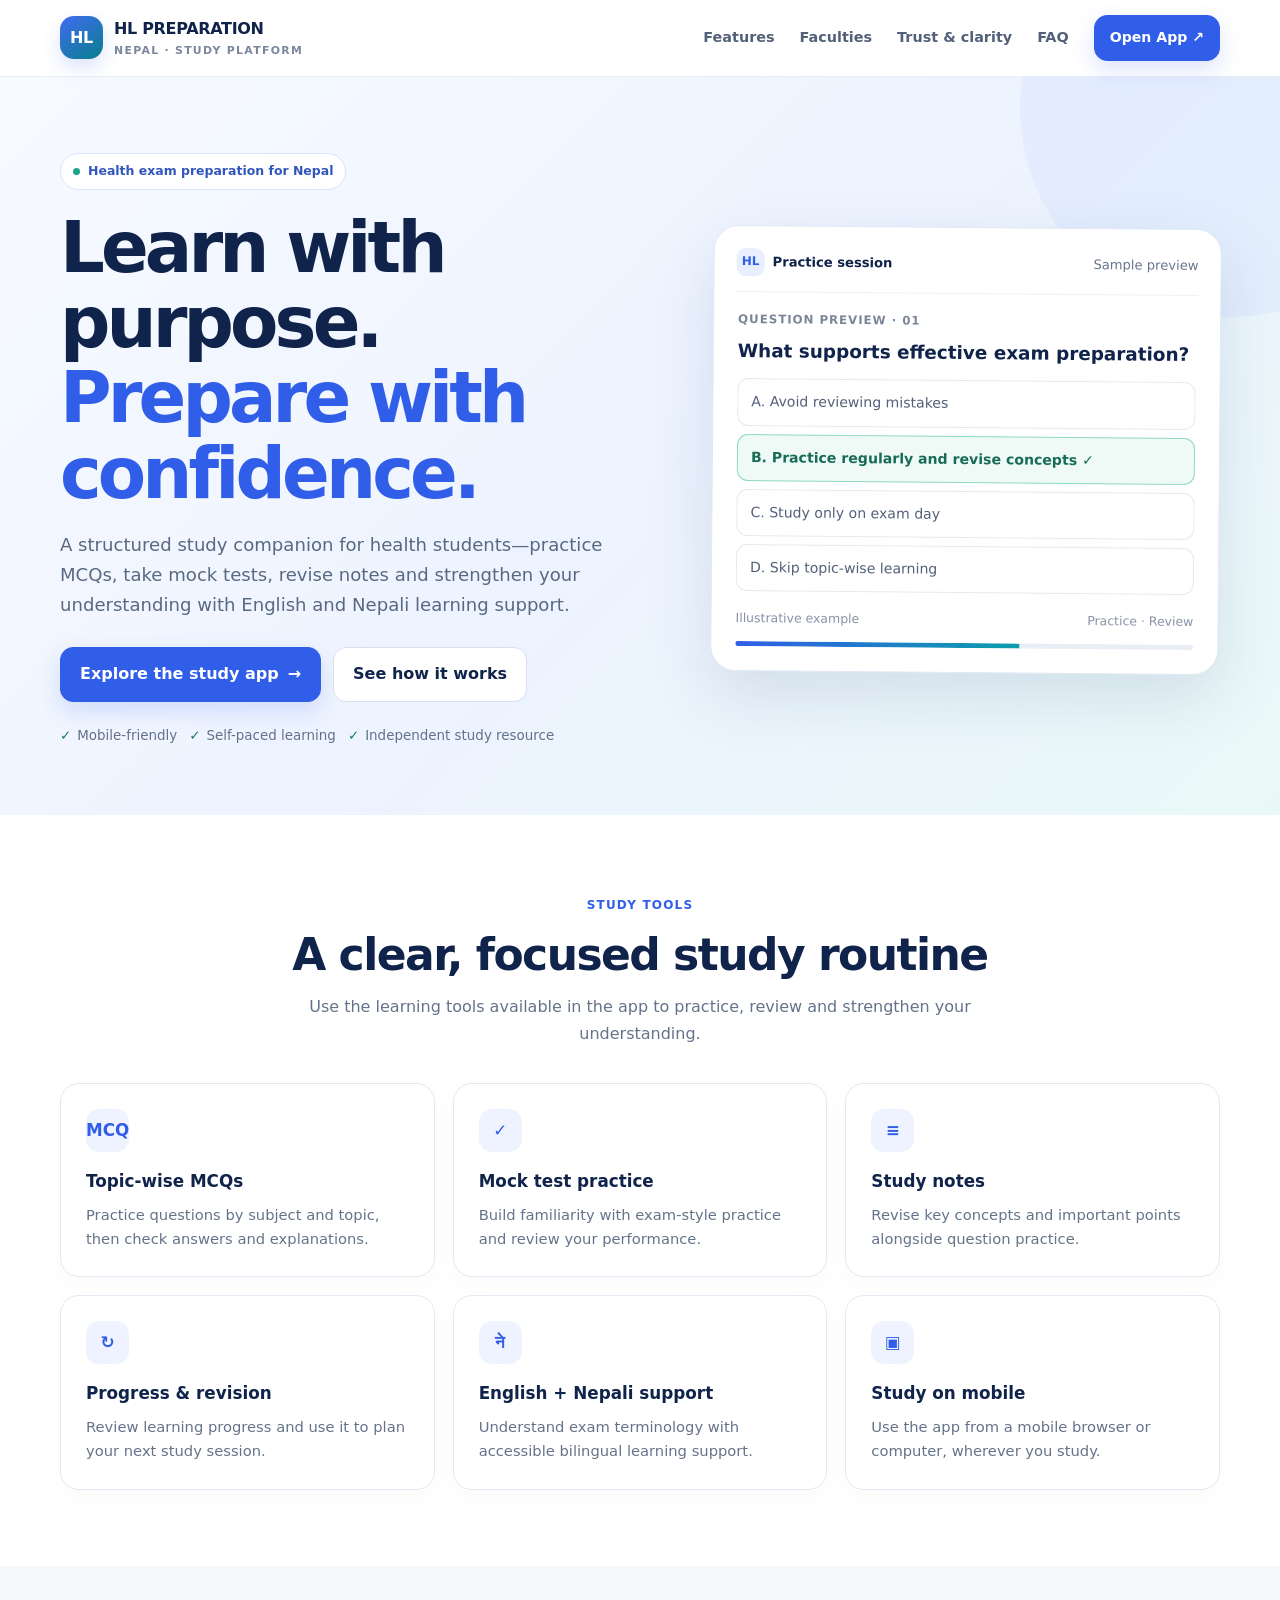
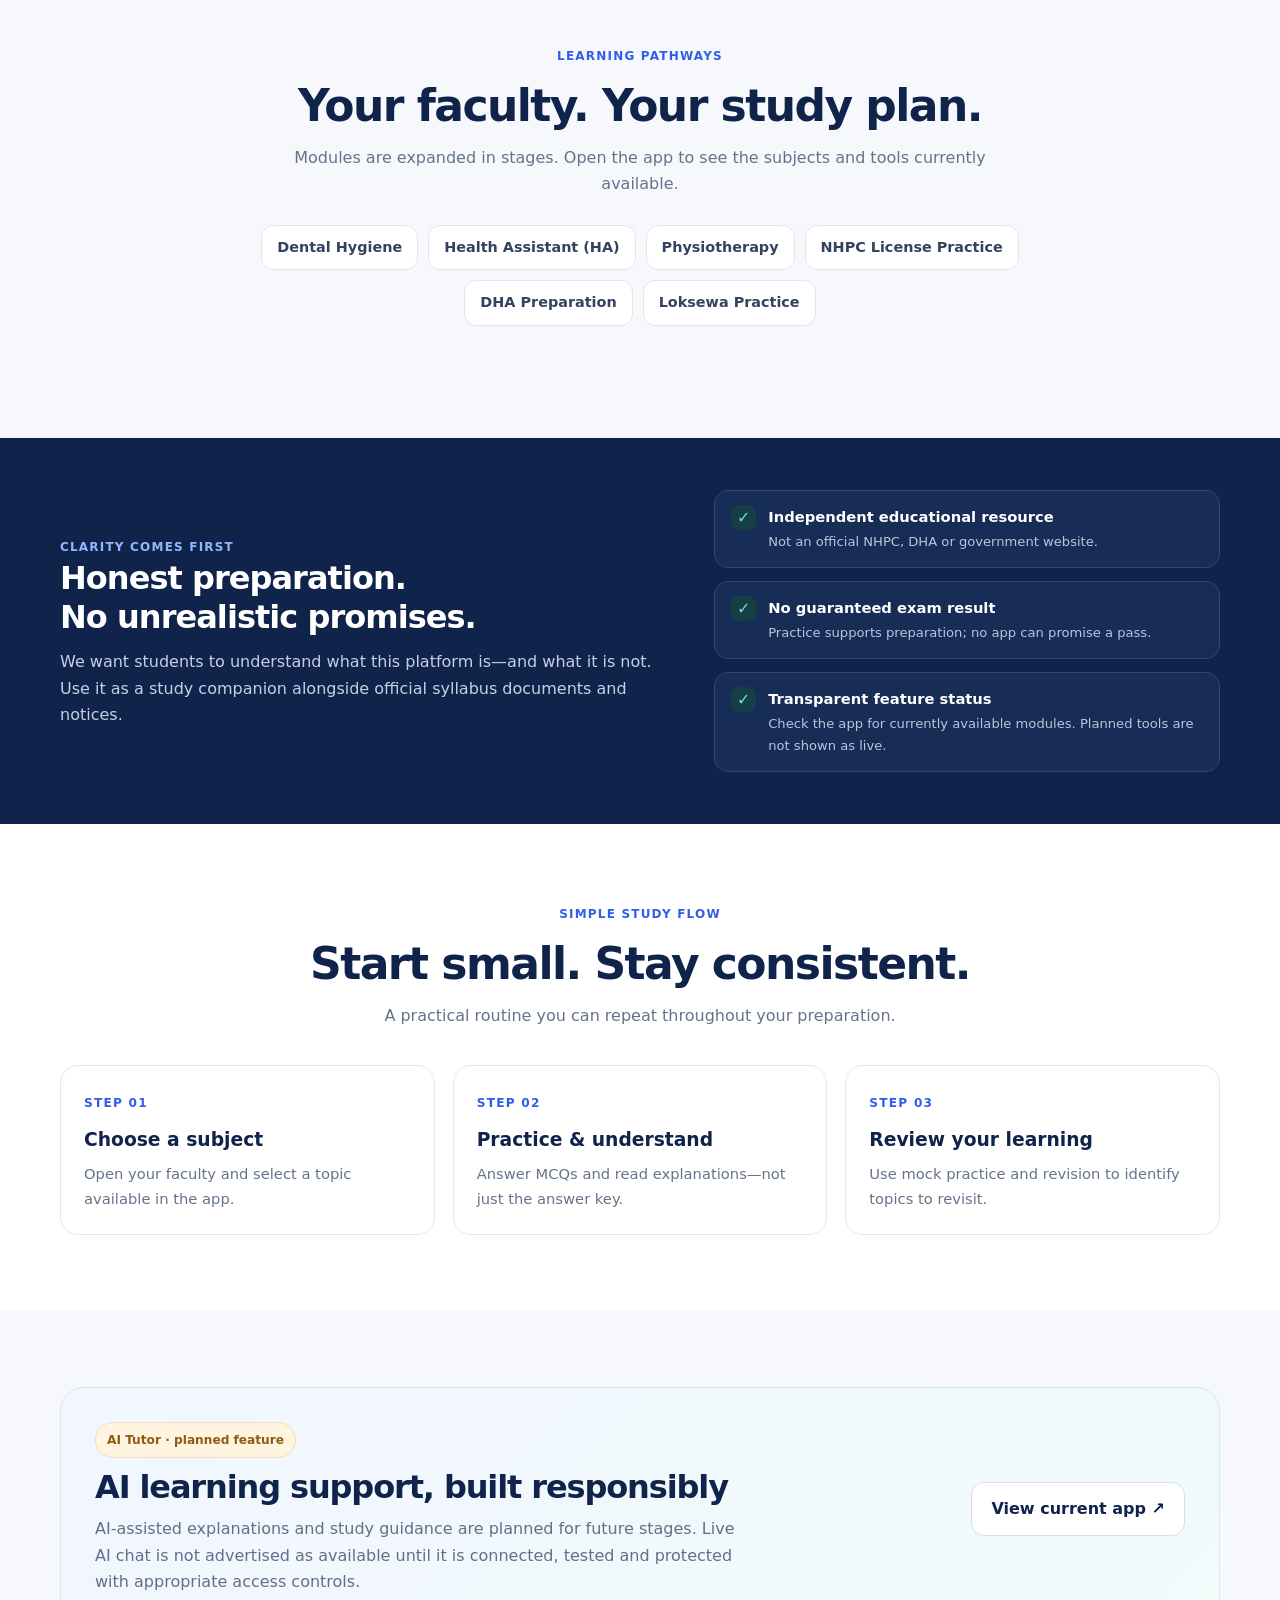
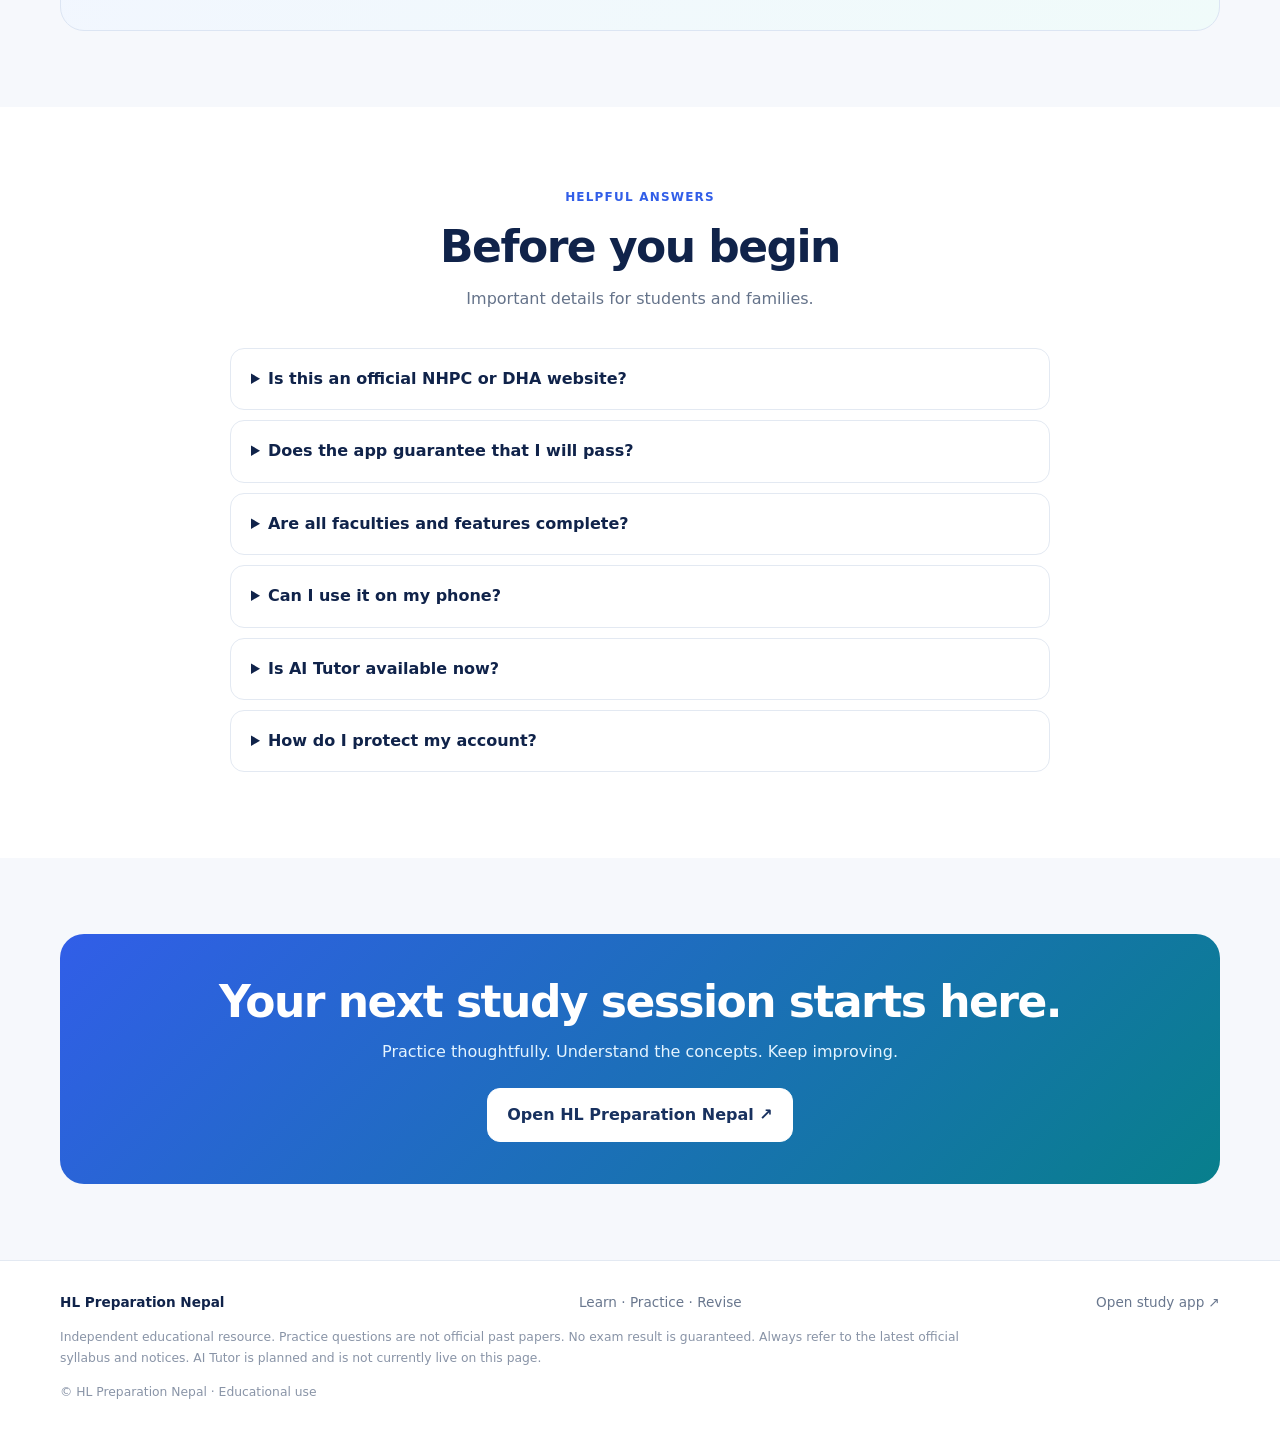
<file: promo/index.html>
<!doctype html>
<html lang="ne">
<head>
<meta charset="utf-8"><meta name="viewport" content="width=device-width,initial-scale=1">
<meta name="theme-color" content="#10234a">
<meta name="description" content="HL Preparation Nepal — health-professional exam preparation with MCQs, mock practice, study notes and bilingual learning support.">
<meta property="og:title" content="HL Preparation Nepal | Study with confidence"><meta property="og:description" content="A focused study companion for health students in Nepal."><meta property="og:type" content="website">
<title>HL Preparation Nepal | Study with confidence</title>
<style>
:root{--navy:#10234a;--blue:#315ee8;--teal:#087f8c;--ink:#1b2942;--muted:#65738a;--bg:#f6f8fc;--line:#e3e9f2;--white:#fff;--green:#147d64}
*{box-sizing:border-box}html{scroll-behavior:smooth;scroll-padding-top:84px}body{margin:0;font-family:Inter,"Noto Sans",system-ui,-apple-system,"Segoe UI",sans-serif;color:var(--ink);background:var(--bg);line-height:1.65}a{color:inherit;text-decoration:none}.container{width:min(1160px,92%);margin:auto}
header{position:sticky;top:0;z-index:10;background:#ffffffed;backdrop-filter:blur(14px);border-bottom:1px solid #e9edf4}.nav{height:76px;display:flex;align-items:center;justify-content:space-between;gap:18px}.brand{display:flex;align-items:center;gap:11px;font-weight:850;color:var(--navy);letter-spacing:-.02em}.logo{width:43px;height:43px;border-radius:14px;display:grid;place-items:center;color:white;font-weight:900;background:linear-gradient(145deg,#426bf2,#087f8c);box-shadow:0 8px 18px #315ee82b}.brand small{display:block;color:#7b879b;font-size:.68rem;letter-spacing:.12em;font-weight:700}.navlinks{display:flex;align-items:center;gap:25px;color:#526078;font-size:.9rem;font-weight:650}.navlinks a:hover{color:var(--blue)}
.btn{display:inline-flex;align-items:center;justify-content:center;gap:9px;padding:13px 19px;border-radius:13px;background:var(--blue);color:white;font-weight:800;border:1px solid var(--blue);box-shadow:0 9px 22px #315ee82b;transition:.18s}.btn:hover{transform:translateY(-1px);box-shadow:0 13px 28px #315ee833}.btn.secondary{background:white;color:var(--navy);border-color:#d7dfec;box-shadow:none}.btn.small{padding:10px 15px;font-size:.88rem}
.hero{position:relative;overflow:hidden;padding:76px 0 68px;background:linear-gradient(135deg,#f7faff 0%,#edf3ff 52%,#eaf9f8 100%)}.hero:before{content:"";position:absolute;width:420px;height:420px;border-radius:50%;right:-160px;top:-180px;background:#dce9ff88}.hero-grid{position:relative;display:grid;grid-template-columns:1.08fr .92fr;gap:56px;align-items:center}.pill{display:inline-flex;align-items:center;gap:8px;padding:7px 12px;border:1px solid #d9e4ff;border-radius:999px;background:#fff;color:#3156bd;font-size:.78rem;font-weight:800}.dot{width:7px;height:7px;border-radius:50%;background:#1aa58b}.hero h1{font-size:clamp(2.65rem,5.5vw,4.5rem);line-height:1.07;letter-spacing:-.055em;color:var(--navy);margin:21px 0 18px}.hero h1 span{color:var(--blue)}.lead{font-size:1.13rem;color:#596981;max-width:610px}.actions{display:flex;gap:12px;flex-wrap:wrap;margin:28px 0 23px}.assurance{display:flex;gap:12px;flex-wrap:wrap;color:#637189;font-size:.84rem}.assurance span{display:flex;align-items:center;gap:6px}.assurance b{color:var(--green)}
.mock{background:#fff;border:1px solid #e2e9f4;border-radius:25px;padding:22px;box-shadow:0 24px 65px #203d7020;transform:rotate(.5deg)}.mockhead{display:flex;justify-content:space-between;align-items:center;border-bottom:1px solid #edf1f7;padding-bottom:15px;color:#69768c;font-size:.82rem}.mockbrand{display:flex;align-items:center;gap:8px;font-weight:800;color:var(--navy)}.mini-logo{width:28px;height:28px;border-radius:9px;background:#e9efff;color:#315ee8;display:grid;place-items:center;font-size:.75rem;font-weight:900}.mockbody{padding:18px 2px 2px}.mocklabel{font-size:.74rem;color:#7b8799;font-weight:800;letter-spacing:.08em}.mock h3{font-size:1.15rem;line-height:1.4;color:var(--navy);margin:8px 0 15px}.choice{padding:11px 13px;border:1px solid #e5eaf2;border-radius:11px;margin:8px 0;font-size:.88rem;color:#526078}.choice.selected{border-color:#8dd9c7;background:#effaf6;color:#176b57;font-weight:750}.mockfoot{display:flex;justify-content:space-between;align-items:center;margin-top:17px;font-size:.78rem;color:#8793a6}.progress{height:5px;border-radius:9px;background:#e9eef6;overflow:hidden;margin-top:12px}.progress span{display:block;width:62%;height:100%;background:linear-gradient(90deg,#315ee8,#0c9eaa)}
.section{padding:76px 0}.white{background:white}.section-head{text-align:center;max-width:760px;margin:0 auto 36px}.kicker{color:#315ee8;font-weight:850;letter-spacing:.1em;font-size:.75rem;text-transform:uppercase}.section h2{font-size:clamp(1.9rem,3.5vw,2.75rem);line-height:1.2;letter-spacing:-.035em;color:var(--navy);margin:12px 0}.section-head p{color:var(--muted);margin:0}.grid{display:grid;grid-template-columns:repeat(3,1fr);gap:18px}.feature{padding:25px;border:1px solid var(--line);border-radius:19px;background:#fff;box-shadow:0 6px 22px #1e3a8a06}.feature .ico{width:43px;height:43px;border-radius:13px;background:#eef3ff;color:#315ee8;display:grid;place-items:center;font-size:1.05rem;font-weight:900;margin-bottom:16px}.feature h3{margin:0 0 7px;color:var(--navy);font-size:1.05rem}.feature p{margin:0;color:var(--muted);font-size:.92rem}.faculty-list{display:flex;justify-content:center;flex-wrap:wrap;gap:10px;margin:27px auto 0}.faculty{background:#fff;border:1px solid #dfe6f0;border-radius:12px;padding:10px 15px;color:#33435f;font-weight:750;font-size:.9rem}
.trustband{background:#10234a;color:white;padding:52px 0}.trustgrid{display:grid;grid-template-columns:1.1fr .9fr;gap:36px;align-items:center}.trustband h2{font-size:2rem;line-height:1.2;margin:0 0 13px;letter-spacing:-.03em}.trustband p{color:#c5d0e4;margin:0}.trustlist{display:grid;gap:13px}.trustitem{display:flex;gap:12px;align-items:flex-start;padding:14px 16px;border:1px solid #33476c;border-radius:14px;background:#172d55}.check{flex:0 0 25px;height:25px;border-radius:8px;background:#153f45;color:#67e8c5;display:grid;place-items:center;font-weight:900}.trustitem strong{display:block;font-size:.92rem}.trustitem small{display:block;color:#b8c6dc;font-size:.82rem;margin-top:2px}
.steps{display:grid;grid-template-columns:repeat(3,1fr);gap:18px}.step{border:1px solid var(--line);border-radius:18px;padding:23px;background:#fff}.stepnum{color:#315ee8;font-weight:900;font-size:.76rem;letter-spacing:.1em}.step h3{color:var(--navy);margin:10px 0 6px}.step p{color:var(--muted);font-size:.92rem;margin:0}
.ai-card{border:1px solid #dce5f3;background:linear-gradient(130deg,#f2f6ff,#f0fbfa);border-radius:24px;padding:34px;display:grid;grid-template-columns:1fr auto;gap:28px;align-items:center}.ai-card h2{margin:10px 0;color:var(--navy);font-size:2rem}.ai-card p{color:#607089;max-width:650px;margin:0}.status{display:inline-block;padding:7px 11px;border-radius:999px;background:#fff4df;color:#8c5c12;border:1px solid #f2dfb7;font-size:.76rem;font-weight:850}
.faq{max-width:820px;margin:auto}.faq details{background:#fff;border:1px solid var(--line);border-radius:14px;padding:17px 20px;margin:10px 0}.faq summary{cursor:pointer;color:var(--navy);font-weight:800}.faq p{color:var(--muted);margin:10px 0 0;font-size:.92rem}
.finalcta{background:linear-gradient(135deg,#315ee8,#087f8c);border-radius:24px;padding:42px;text-align:center;color:#fff}.finalcta h2{color:#fff;margin:0 0 10px}.finalcta p{color:#e4f4ff;margin:0 0 22px}.finalcta .btn{background:#fff;color:#18315f;border-color:white;box-shadow:none}
footer{padding:30px 0 36px;background:#fff;border-top:1px solid var(--line);color:#69778e;font-size:.85rem}.footrow{display:flex;justify-content:space-between;align-items:center;gap:20px;flex-wrap:wrap}.footbrand{font-weight:850;color:var(--navy)}.legal{font-size:.77rem;color:#8994a7;margin:14px 0 0;max-width:900px}
@media(max-width:850px){.navlinks a:not(.btn){display:none}.hero{padding:48px 0}.hero-grid{grid-template-columns:1fr;gap:30px}.mock{transform:none}.grid,.steps{grid-template-columns:1fr}.trustgrid{grid-template-columns:1fr}.section{padding:58px 0}.ai-card{grid-template-columns:1fr;padding:26px}.hero h1{font-size:3rem}.finalcta{padding:30px 20px}}
@media(prefers-reduced-motion:reduce){html{scroll-behavior:auto}*,*:before,*:after{transition:none!important}}
</style>
</head>
<body>
<header><div class="container nav">
<a class="brand" href="#" aria-label="HL Preparation Nepal"><span class="logo">HL</span><span>HL PREPARATION<small>NEPAL · STUDY PLATFORM</small></span></a>
<nav class="navlinks" aria-label="Main navigation"><a href="#features">Features</a><a href="#faculties">Faculties</a><a href="#trust">Trust & clarity</a><a href="#faq">FAQ</a><a class="btn small" href="https://dentalprepnp.github.io/dental-hygienist-prep-nepal/">Open App ↗</a></nav>
</div></header>
<main>
<section class="hero"><div class="container hero-grid">
<div><span class="pill"><span class="dot"></span> Health exam preparation for Nepal</span>
<h1>Learn with purpose.<br><span>Prepare with confidence.</span></h1>
<p class="lead">A structured study companion for health students—practice MCQs, take mock tests, revise notes and strengthen your understanding with English and Nepali learning support.</p>
<div class="actions"><a class="btn" href="https://dentalprepnp.github.io/dental-hygienist-prep-nepal/">Explore the study app <span>→</span></a><a class="btn secondary" href="#how">See how it works</a></div>
<div class="assurance"><span><b>✓</b> Mobile-friendly</span><span><b>✓</b> Self-paced learning</span><span><b>✓</b> Independent study resource</span></div>
</div>
<div class="mock" aria-label="Illustrative sample question card"><div class="mockhead"><span class="mockbrand"><span class="mini-logo">HL</span> Practice session</span><span>Sample preview</span></div><div class="mockbody"><div class="mocklabel">QUESTION PREVIEW · 01</div><h3>What supports effective exam preparation?</h3><div class="choice">A. Avoid reviewing mistakes</div><div class="choice selected">B. Practice regularly and revise concepts ✓</div><div class="choice">C. Study only on exam day</div><div class="choice">D. Skip topic-wise learning</div><div class="mockfoot"><span>Illustrative example</span><span>Practice · Review</span></div><div class="progress"><span></span></div></div></div>
</div></section>
<section id="features" class="section white"><div class="container"><div class="section-head"><span class="kicker">Study tools</span><h2>A clear, focused study routine</h2><p>Use the learning tools available in the app to practice, review and strengthen your understanding.</p></div><div class="grid">
<article class="feature"><div class="ico">MCQ</div><h3>Topic-wise MCQs</h3><p>Practice questions by subject and topic, then check answers and explanations.</p></article>
<article class="feature"><div class="ico">✓</div><h3>Mock test practice</h3><p>Build familiarity with exam-style practice and review your performance.</p></article>
<article class="feature"><div class="ico">≡</div><h3>Study notes</h3><p>Revise key concepts and important points alongside question practice.</p></article>
<article class="feature"><div class="ico">↻</div><h3>Progress & revision</h3><p>Review learning progress and use it to plan your next study session.</p></article>
<article class="feature"><div class="ico">ने</div><h3>English + Nepali support</h3><p>Understand exam terminology with accessible bilingual learning support.</p></article>
<article class="feature"><div class="ico">▣</div><h3>Study on mobile</h3><p>Use the app from a mobile browser or computer, wherever you study.</p></article>
</div></div></section>
<section id="faculties" class="section"><div class="container"><div class="section-head"><span class="kicker">Learning pathways</span><h2>Your faculty. Your study plan.</h2><p>Modules are expanded in stages. Open the app to see the subjects and tools currently available.</p><div class="faculty-list"><span class="faculty">Dental Hygiene</span><span class="faculty">Health Assistant (HA)</span><span class="faculty">Physiotherapy</span><span class="faculty">NHPC License Practice</span><span class="faculty">DHA Preparation</span><span class="faculty">Loksewa Practice</span></div></div></div></section>
<section id="trust" class="trustband"><div class="container trustgrid"><div><span class="kicker" style="color:#91b7ff">Clarity comes first</span><h2>Honest preparation.<br>No unrealistic promises.</h2><p>We want students to understand what this platform is—and what it is not. Use it as a study companion alongside official syllabus documents and notices.</p></div><div class="trustlist">
<div class="trustitem"><span class="check">✓</span><div><strong>Independent educational resource</strong><small>Not an official NHPC, DHA or government website.</small></div></div>
<div class="trustitem"><span class="check">✓</span><div><strong>No guaranteed exam result</strong><small>Practice supports preparation; no app can promise a pass.</small></div></div>
<div class="trustitem"><span class="check">✓</span><div><strong>Transparent feature status</strong><small>Check the app for currently available modules. Planned tools are not shown as live.</small></div></div>
</div></div></section>
<section id="how" class="section white"><div class="container"><div class="section-head"><span class="kicker">Simple study flow</span><h2>Start small. Stay consistent.</h2><p>A practical routine you can repeat throughout your preparation.</p></div><div class="steps">
<div class="step"><span class="stepnum">STEP 01</span><h3>Choose a subject</h3><p>Open your faculty and select a topic available in the app.</p></div>
<div class="step"><span class="stepnum">STEP 02</span><h3>Practice & understand</h3><p>Answer MCQs and read explanations—not just the answer key.</p></div>
<div class="step"><span class="stepnum">STEP 03</span><h3>Review your learning</h3><p>Use mock practice and revision to identify topics to revisit.</p></div>
</div></div></section>
<section class="section"><div class="container"><div class="ai-card"><div><span class="status">AI Tutor · planned feature</span><h2>AI learning support, built responsibly</h2><p>AI-assisted explanations and study guidance are planned for future stages. Live AI chat is not advertised as available until it is connected, tested and protected with appropriate access controls.</p></div><a class="btn secondary" href="https://dentalprepnp.github.io/dental-hygienist-prep-nepal/">View current app ↗</a></div></div></section>
<section id="faq" class="section white"><div class="container"><div class="section-head"><span class="kicker">Helpful answers</span><h2>Before you begin</h2><p>Important details for students and families.</p></div><div class="faq">
<details><summary>Is this an official NHPC or DHA website?</summary><p>No. HL Preparation Nepal is an independent educational practice platform and is not affiliated with or endorsed by NHPC, DHA or any government authority.</p></details>
<details><summary>Does the app guarantee that I will pass?</summary><p>No. We do not promise exam results. Use the app for practice and revision alongside the latest official syllabus, guidelines and notices.</p></details>
<details><summary>Are all faculties and features complete?</summary><p>The platform is being developed in stages. Availability can vary by faculty and module, so please check the app for the current content.</p></details>
<details><summary>Can I use it on my phone?</summary><p>Yes. The app is designed for mobile browsers and can be added to your home screen on supported devices.</p></details>
<details><summary>Is AI Tutor available now?</summary><p>AI Tutor is planned. Live AI chat is not currently provided on this promotional website.</p></details>
<details><summary>How do I protect my account?</summary><p>Use your own login details and do not share your password. If you experience a login or membership issue, use the support option available inside the app. Avoid posting sensitive personal or payment information publicly.</p></details>
</div></div></section>
<section class="section"><div class="container"><div class="finalcta"><h2>Your next study session starts here.</h2><p>Practice thoughtfully. Understand the concepts. Keep improving.</p><a class="btn" href="https://dentalprepnp.github.io/dental-hygienist-prep-nepal/">Open HL Preparation Nepal ↗</a></div></div></section>
</main>
<footer><div class="container"><div class="footrow"><span class="footbrand">HL Preparation Nepal</span><span>Learn · Practice · Revise</span><a href="https://dentalprepnp.github.io/dental-hygienist-prep-nepal/">Open study app ↗</a></div><p class="legal">Independent educational resource. Practice questions are not official past papers. No exam result is guaranteed. Always refer to the latest official syllabus and notices. AI Tutor is planned and is not currently live on this page.</p><p class="legal">© HL Preparation Nepal · Educational use</p></div></footer>
</body></html>
</file>
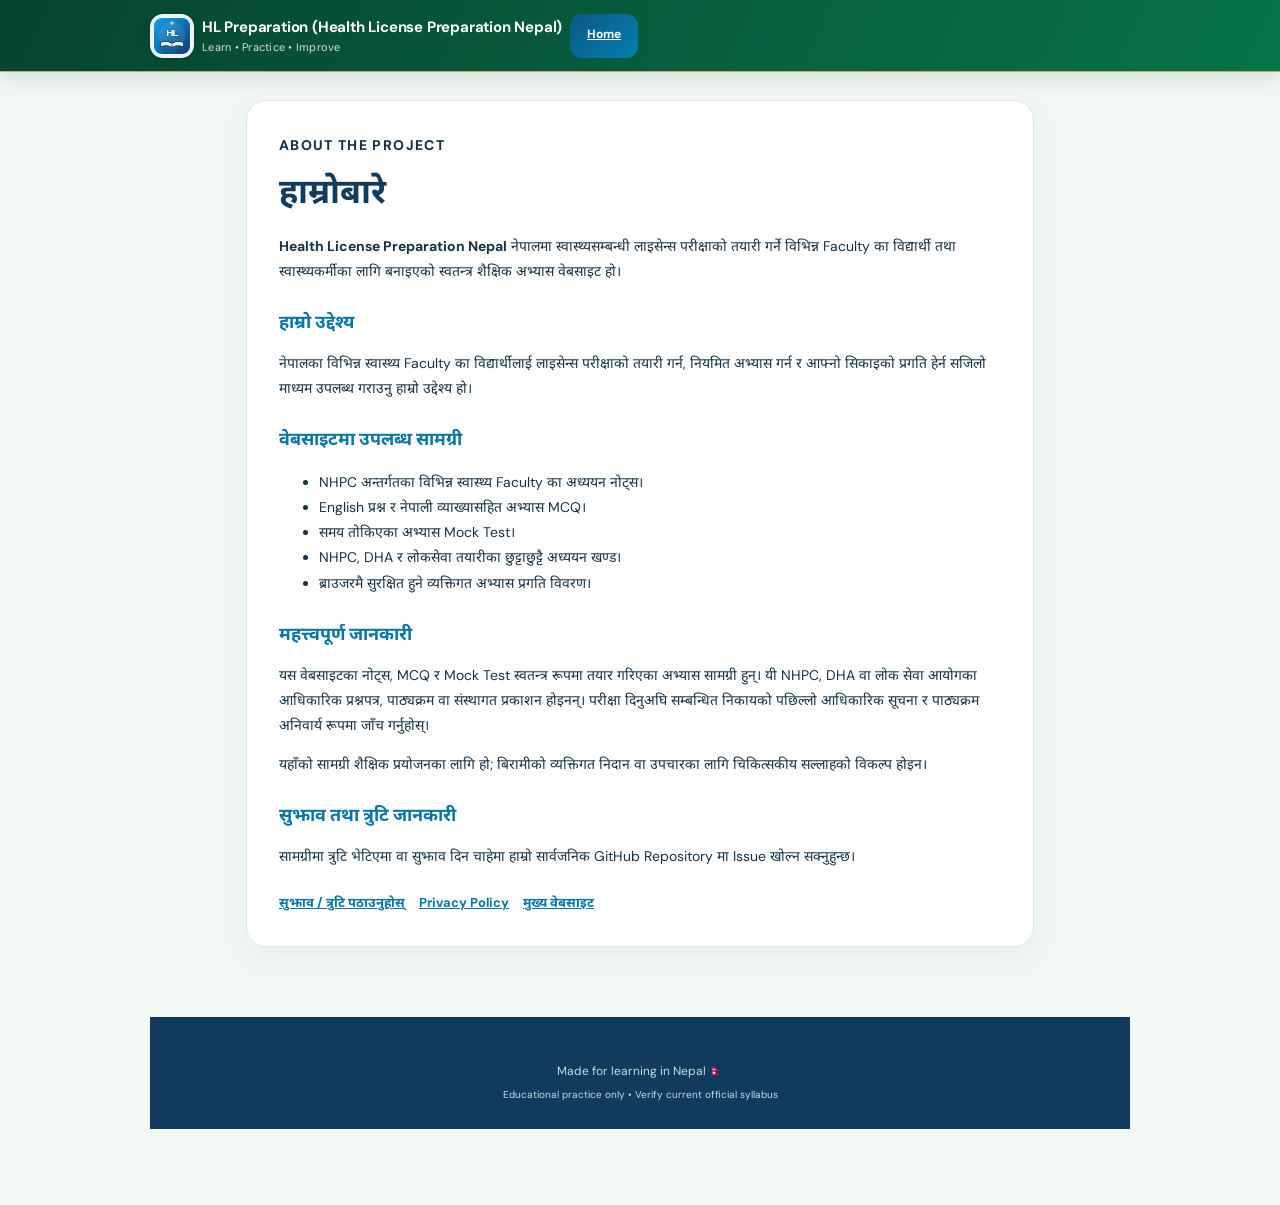
<file: about.html>
<!doctype html>
<html lang="ne">
<head>
  <meta charset="utf-8">
  <meta name="viewport" content="width=device-width,initial-scale=1">
  <meta name="theme-color" content="#075985">
  <meta name="description" content="About Health License Preparation Nepal, a bilingual learning and exam practice website.">
  <title>About Us | Health License Preparation Nepal</title>
  <link rel="manifest" href="manifest.webmanifest">
  <link rel="icon" href="icon.svg" type="image/svg+xml">
  <link rel="stylesheet" href="styles.css">
  <style>
    .legal-wrap{max-width:820px;margin:28px auto;padding:0 16px 40px}
    .legal-card{background:#fff;border:1px solid var(--line);border-radius:20px;padding:clamp(18px,4vw,32px);box-shadow:0 10px 28px #0c35540d}
    .legal-card h1{font-size:clamp(25px,5vw,34px);margin:4px 0 12px;color:var(--navy)}
    .legal-card h2{font-size:18px;margin:24px 0 8px;color:var(--blue)}
    .legal-card p,.legal-card li{font-size:14px;line-height:1.8;color:var(--ink)}
    .legal-links{display:flex;gap:14px;flex-wrap:wrap;margin-top:24px}
    .legal-links a{color:var(--blue);font-weight:700;font-size:13px}
    :root[data-theme="dark"] .legal-card{background:#152635;border-color:var(--line)}
  </style>
</head>
<body>
<header class="topbar">
  <a class="brandmark" href="./" aria-label="Home"><img src="icon.svg" alt="HL Preparation logo"></a>
  <div><strong>HL Preparation (Health License Preparation Nepal)</strong><small>Learn • Practice • Improve</small></div>
  <a class="smallbtn" href="./">Home</a>
</header>
<main class="legal-wrap">
  <article class="legal-card">
    <p class="eyebrow">ABOUT THE PROJECT</p>
    <h1>हाम्रोबारे</h1>
    <p><strong>Health License Preparation Nepal</strong> नेपालमा स्वास्थ्यसम्बन्धी लाइसेन्स परीक्षाको तयारी गर्ने विभिन्न Faculty का विद्यार्थी तथा स्वास्थ्यकर्मीका लागि बनाइएको स्वतन्त्र शैक्षिक अभ्यास वेबसाइट हो।</p>
    <h2>हाम्रो उद्देश्य</h2>
    <p>नेपालका विभिन्न स्वास्थ्य Faculty का विद्यार्थीलाई लाइसेन्स परीक्षाको तयारी गर्न, नियमित अभ्यास गर्न र आफ्नो सिकाइको प्रगति हेर्न सजिलो माध्यम उपलब्ध गराउनु हाम्रो उद्देश्य हो।</p>
    <h2>वेबसाइटमा उपलब्ध सामग्री</h2>
    <ul>
      <li>NHPC अन्तर्गतका विभिन्न स्वास्थ्य Faculty का अध्ययन नोट्स।</li>
      <li>English प्रश्न र नेपाली व्याख्यासहित अभ्यास MCQ।</li>
      <li>समय तोकिएका अभ्यास Mock Test।</li>
      <li>NHPC, DHA र लोकसेवा तयारीका छुट्टाछुट्टै अध्ययन खण्ड।</li>
      <li>ब्राउजरमै सुरक्षित हुने व्यक्तिगत अभ्यास प्रगति विवरण।</li>
    </ul>
    <h2>महत्त्वपूर्ण जानकारी</h2>
    <p>यस वेबसाइटका नोट्स, MCQ र Mock Test स्वतन्त्र रूपमा तयार गरिएका अभ्यास सामग्री हुन्। यी NHPC, DHA वा लोक सेवा आयोगका आधिकारिक प्रश्नपत्र, पाठ्यक्रम वा संस्थागत प्रकाशन होइनन्। परीक्षा दिनुअघि सम्बन्धित निकायको पछिल्लो आधिकारिक सूचना र पाठ्यक्रम अनिवार्य रूपमा जाँच गर्नुहोस्।</p>
    <p>यहाँको सामग्री शैक्षिक प्रयोजनका लागि हो; बिरामीको व्यक्तिगत निदान वा उपचारका लागि चिकित्सकीय सल्लाहको विकल्प होइन।</p>
    <h2>सुझाव तथा त्रुटि जानकारी</h2>
    <p>सामग्रीमा त्रुटि भेटिएमा वा सुझाव दिन चाहेमा हाम्रो सार्वजनिक GitHub Repository मा Issue खोल्न सक्नुहुन्छ।</p>
    <div class="legal-links">
      <a href="https://github.com/dentalprepnp/dental-hygienist-prep-nepal/issues">सुझाव / त्रुटि पठाउनुहोस्</a>
      <a href="privacy.html">Privacy Policy</a>
      <a href="./">मुख्य वेबसाइट</a>
    </div>
  </article>
</main>
<footer><b>Health License Preparation Nepal</b><span>Made for learning in Nepal 🇳🇵</span><small>Educational practice only • Verify current official syllabus</small></footer>
</body>
</html>
</file>
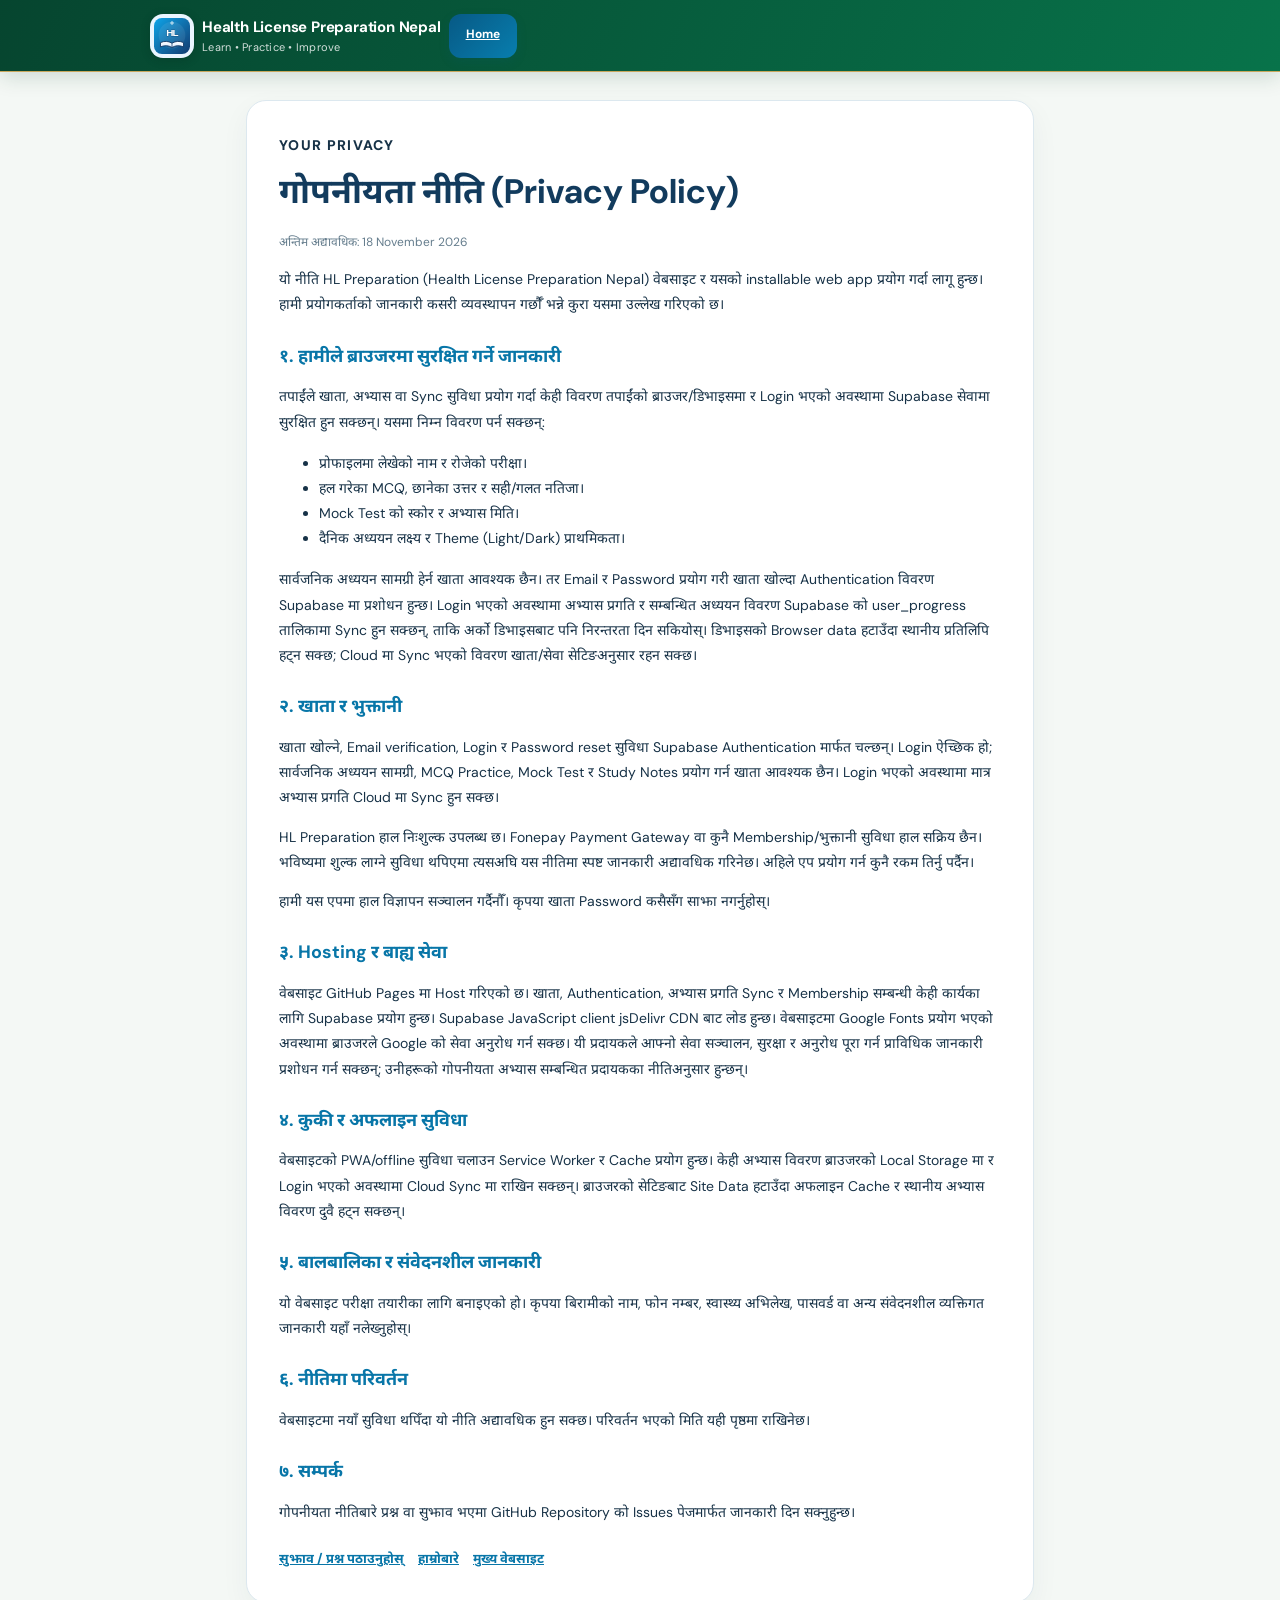
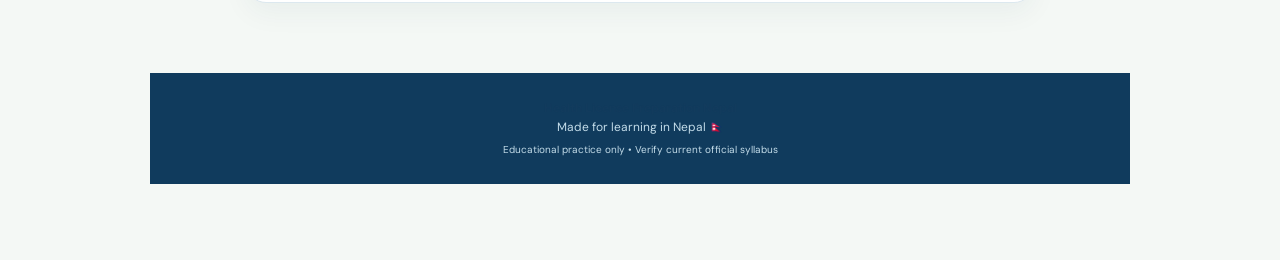
<file: privacy.html>
<!doctype html>
<html lang="ne">
<head>
  <meta charset="utf-8">
  <meta name="viewport" content="width=device-width,initial-scale=1">
  <meta name="theme-color" content="#075985">
  <meta name="description" content="Privacy Policy for Health License Preparation Nepal.">
  <title>Privacy Policy | Health License Preparation Nepal</title>
  <link rel="manifest" href="manifest.webmanifest">
  <link rel="icon" href="icon.svg" type="image/svg+xml">
  <link rel="stylesheet" href="styles.css">
  <style>
    .legal-wrap{max-width:820px;margin:28px auto;padding:0 16px 40px}
    .legal-card{background:#fff;border:1px solid var(--line);border-radius:20px;padding:clamp(18px,4vw,32px);box-shadow:0 10px 28px #0c35540d}
    .legal-card h1{font-size:clamp(25px,5vw,34px);margin:4px 0 8px;color:var(--navy)}
    .legal-card h2{font-size:18px;margin:24px 0 8px;color:var(--blue)}
    .legal-card p,.legal-card li{font-size:14px;line-height:1.8;color:var(--ink)}
    .updated{font-size:12px!important;color:var(--muted)!important}
    .legal-links{display:flex;gap:14px;flex-wrap:wrap;margin-top:24px}
    .legal-links a{color:var(--blue);font-weight:700;font-size:13px}
    :root[data-theme="dark"] .legal-card{background:#152635;border-color:var(--line)}
  </style>
</head>
<body>
<header class="topbar">
  <a class="brandmark" href="./" aria-label="Home"><img src="icon.svg" alt="Health License Preparation Nepal"></a>
  <div><strong>Health License Preparation Nepal</strong><small>Learn • Practice • Improve</small></div>
  <a class="smallbtn" href="./">Home</a>
</header>
<main class="legal-wrap">
  <article class="legal-card">
    <p class="eyebrow">YOUR PRIVACY</p>
    <h1>गोपनीयता नीति (Privacy Policy)</h1>
    <p class="updated">अन्तिम अद्यावधिक: 18 November 2026</p>
    <p>यो नीति HL Preparation (Health License Preparation Nepal) वेबसाइट र यसको installable web app प्रयोग गर्दा लागू हुन्छ। हामी प्रयोगकर्ताको जानकारी कसरी व्यवस्थापन गर्छौँ भन्ने कुरा यसमा उल्लेख गरिएको छ।</p>
    <h2>१. हामीले ब्राउजरमा सुरक्षित गर्ने जानकारी</h2>
    <p>तपाईंले खाता, अभ्यास वा Sync सुविधा प्रयोग गर्दा केही विवरण तपाईंको ब्राउजर/डिभाइसमा र Login भएको अवस्थामा Supabase सेवामा सुरक्षित हुन सक्छन्। यसमा निम्न विवरण पर्न सक्छन्:</p>
    <ul>
      <li>प्रोफाइलमा लेखेको नाम र रोजेको परीक्षा।</li>
      <li>हल गरेका MCQ, छानेका उत्तर र सही/गलत नतिजा।</li>
      <li>Mock Test को स्कोर र अभ्यास मिति।</li>
      <li>दैनिक अध्ययन लक्ष्य र Theme (Light/Dark) प्राथमिकता।</li>
    </ul>
    <p>सार्वजनिक अध्ययन सामग्री हेर्न खाता आवश्यक छैन। तर Email र Password प्रयोग गरी खाता खोल्दा Authentication विवरण Supabase मा प्रशोधन हुन्छ। Login भएको अवस्थामा अभ्यास प्रगति र सम्बन्धित अध्ययन विवरण Supabase को user_progress तालिकामा Sync हुन सक्छन्, ताकि अर्को डिभाइसबाट पनि निरन्तरता दिन सकियोस्। डिभाइसको Browser data हटाउँदा स्थानीय प्रतिलिपि हट्न सक्छ; Cloud मा Sync भएको विवरण खाता/सेवा सेटिङअनुसार रहन सक्छ।</p>
    <h2>२. खाता र भुक्तानी</h2>
    <p>खाता खोल्ने, Email verification, Login र Password reset सुविधा Supabase Authentication मार्फत चल्छन्। Login ऐच्छिक हो; सार्वजनिक अध्ययन सामग्री, MCQ Practice, Mock Test र Study Notes प्रयोग गर्न खाता आवश्यक छैन। Login भएको अवस्थामा मात्र अभ्यास प्रगति Cloud मा Sync हुन सक्छ।</p>
    <p>HL Preparation हाल निःशुल्क उपलब्ध छ। Fonepay Payment Gateway वा कुनै Membership/भुक्तानी सुविधा हाल सक्रिय छैन। भविष्यमा शुल्क लाग्ने सुविधा थपिएमा त्यसअघि यस नीतिमा स्पष्ट जानकारी अद्यावधिक गरिनेछ। अहिले एप प्रयोग गर्न कुनै रकम तिर्नु पर्दैन।</p>
    <p>हामी यस एपमा हाल विज्ञापन सञ्चालन गर्दैनौँ। कृपया खाता Password कसैसँग साझा नगर्नुहोस्।</p>
    <h2>३. Hosting र बाह्य सेवा</h2>
    <p>वेबसाइट GitHub Pages मा Host गरिएको छ। खाता, Authentication, अभ्यास प्रगति Sync र Membership सम्बन्धी केही कार्यका लागि Supabase प्रयोग हुन्छ। Supabase JavaScript client jsDelivr CDN बाट लोड हुन्छ। वेबसाइटमा Google Fonts प्रयोग भएको अवस्थामा ब्राउजरले Google को सेवा अनुरोध गर्न सक्छ। यी प्रदायकले आफ्नो सेवा सञ्चालन, सुरक्षा र अनुरोध पूरा गर्न प्राविधिक जानकारी प्रशोधन गर्न सक्छन्; उनीहरूको गोपनीयता अभ्यास सम्बन्धित प्रदायकका नीतिअनुसार हुन्छन्।</p>
    <h2>४. कुकी र अफलाइन सुविधा</h2>
    <p>वेबसाइटको PWA/offline सुविधा चलाउन Service Worker र Cache प्रयोग हुन्छ। केही अभ्यास विवरण ब्राउजरको Local Storage मा र Login भएको अवस्थामा Cloud Sync मा राखिन सक्छन्। ब्राउजरको सेटिङबाट Site Data हटाउँदा अफलाइन Cache र स्थानीय अभ्यास विवरण दुवै हट्न सक्छन्।</p>
    <h2>५. बालबालिका र संवेदनशील जानकारी</h2>
    <p>यो वेबसाइट परीक्षा तयारीका लागि बनाइएको हो। कृपया बिरामीको नाम, फोन नम्बर, स्वास्थ्य अभिलेख, पासवर्ड वा अन्य संवेदनशील व्यक्तिगत जानकारी यहाँ नलेख्नुहोस्।</p>
    <h2>६. नीतिमा परिवर्तन</h2>
    <p>वेबसाइटमा नयाँ सुविधा थपिँदा यो नीति अद्यावधिक हुन सक्छ। परिवर्तन भएको मिति यही पृष्ठमा राखिनेछ।</p>
    <h2>७. सम्पर्क</h2>
    <p>गोपनीयता नीतिबारे प्रश्न वा सुझाव भएमा GitHub Repository को Issues पेजमार्फत जानकारी दिन सक्नुहुन्छ।</p>
    <div class="legal-links">
      <a href="https://github.com/dentalprepnp/dental-hygienist-prep-nepal/issues">सुझाव / प्रश्न पठाउनुहोस्</a>
      <a href="about.html">हाम्रोबारे</a>
      <a href="./">मुख्य वेबसाइट</a>
    </div>
  </article>
</main>
<footer><b>Health License Preparation Nepal</b><span>Made for learning in Nepal 🇳🇵</span><small>Educational practice only • Verify current official syllabus</small></footer>
</body>
</html>
</file>
<file: styles.css>
@import url('https://fonts.googleapis.com/css2?family=DM+Sans:wght@400;500;600;700;800&family=Noto+Sans+Devanagari:wght@400;500;600;700;800&display=swap');
:root{--navy:#0c3554;--blue:#075985;--cyan:#e0f2fe;--ink:#142b3b;--muted:#647887;--bg:#f3f7fa;--white:#fff;--green:#087f5b;--red:#c0392b;--line:#dce6ed}
*{box-sizing:border-box}body{margin:0;background:var(--bg);color:var(--ink);font-family:"DM Sans","Noto Sans Devanagari",sans-serif;line-height:1.55}.topbar{height:68px;background:#fff;display:flex;align-items:center;gap:12px;padding:0 max(18px,calc((100vw - 900px)/2));box-shadow:0 2px 12px #0c35540d;position:sticky;top:0;z-index:5}.brandmark{width:40px;height:40px;border-radius:13px;background:var(--blue);color:white;font-weight:800;display:grid;place-items:center;font-size:20px}.brandmark span{color:#7dd3fc}.topbar strong{display:block;font-size:14px}.topbar small{display:block;color:var(--muted);font-size:11px}.install{margin-left:auto;border:0;border-radius:10px;background:var(--blue);color:white;padding:9px 13px;font-weight:700}.hidden{display:none!important}main{max-width:900px;margin:auto;padding:22px 16px 40px}.hero{background:linear-gradient(130deg,#073b5e,#0879a7);color:#fff;padding:27px 23px;border-radius:22px;box-shadow:0 12px 28px #07598525}.eyebrow{font-size:10px;letter-spacing:1.5px;font-weight:800;color:#0b78a8;margin:0 0 7px}.hero .eyebrow{color:#a5e5ff}.hero h1{font-size:clamp(25px,6vw,38px);line-height:1.2;margin:8px 0}.hero p:not(.eyebrow){color:#d9f2ff;margin:9px 0 18px}.hero-actions{display:flex;gap:10px;flex-wrap:wrap}button{font:inherit;cursor:pointer}.primary,.secondary{border:0;border-radius:11px;padding:11px 16px;font-weight:700}.primary{background:#075985;color:#fff}.hero .primary{background:#fff;color:#075985}.secondary{background:#d9f3ff;color:#084c70}.stats{display:grid;grid-template-columns:repeat(3,1fr);gap:10px;margin:15px 0}.stats div{background:#fff;border:1px solid var(--line);border-radius:14px;padding:12px;text-align:center}.stats strong{display:block;font-size:23px;color:var(--blue)}.stats span{font-size:11px;color:var(--muted)}.tabs{display:flex;gap:6px;overflow:auto;padding:5px 0 14px;position:sticky;top:68px;background:var(--bg);z-index:4}.tab{white-space:nowrap;border:1px solid var(--line);background:#fff;color:var(--muted);padding:9px 13px;border-radius:10px;font-size:12px;font-weight:700}.tab.active{background:var(--navy);color:#fff;border-color:var(--navy)}.view{animation:fade .2s ease}@keyframes fade{from{opacity:.5;transform:translateY(4px)}to{opacity:1;transform:none}}h2{font-size:23px;margin:0 0 12px}.section-head{display:flex;justify-content:space-between;align-items:center;gap:10px}.pill{background:var(--cyan);color:#075985;border-radius:20px;padding:5px 10px;font-size:11px;font-weight:700;white-space:nowrap}.muted{color:var(--muted);font-size:14px}.feature-grid{display:grid;grid-template-columns:repeat(3,1fr);gap:10px;margin:18px 0}.feature-card{background:#fff;border:1px solid var(--line);border-radius:15px;text-align:left;padding:15px 12px;color:var(--ink)}.feature-icon{font-size:24px;display:block;margin-bottom:9px}.feature-card b,.feature-card small{display:block}.feature-card b{font-size:13px}.feature-card small{font-size:11px;color:var(--muted);margin-top:3px}.notice{background:#e8f5fb;border:1px solid #c8e6f4;border-radius:14px;padding:15px;margin:16px 0;font-size:13px}.notice p{margin:5px 0 0}.disclaimer{font-size:11px;color:var(--muted)}.notes-list{display:grid;gap:10px}.note{background:#fff;border:1px solid var(--line);border-radius:14px;padding:15px}.note h3{font-size:15px;margin:0 0 7px;color:var(--blue)}.note p{font-size:13px;margin:5px 0}.note .np{color:#435968}.toolbar{display:flex;align-items:center;gap:10px;background:#fff;border:1px solid var(--line);border-radius:12px;padding:10px 12px;margin:12px 0;font-size:12px}.toolbar select{margin-left:auto;border:1px solid var(--line);border-radius:8px;padding:7px;background:#fff}.question{background:#fff;border:1px solid var(--line);border-radius:16px;padding:17px;margin:12px 0}.qtop{display:flex;justify-content:space-between;color:var(--muted);font-size:11px;margin-bottom:8px}.question h3{font-size:15px;line-height:1.5;margin:0 0 6px}.translation{font-family:"Noto Sans Devanagari",sans-serif;color:#536b7a;font-size:13px;margin:0 0 12px}.options{display:grid;gap:8px}.option{width:100%;text-align:left;border:1px solid var(--line);background:#fbfdff;padding:11px;border-radius:10px;font-size:13px;color:var(--ink)}.option:disabled{cursor:default;opacity:1}.option.correct{border-color:#54b99a;background:#e8f8f2}.option.wrong{border-color:#e39b95;background:#fff0ef}.feedback{margin-top:11px;padding:11px;border-radius:10px;font-size:12px;background:#f0f6f9}.feedback.good{background:#e8f8f2;color:#075b43}.feedback.bad{background:#fff0ef;color:#8b241d}.feedback b{display:block;margin-bottom:4px}.nextrow{display:flex;justify-content:space-between;align-items:center;margin-top:12px}.smallbtn{border:0;background:var(--blue);color:#fff;border-radius:9px;padding:9px 13px;font-weight:700;font-size:12px}.result{background:#fff;border:1px solid var(--line);border-radius:16px;padding:20px;text-align:center;margin:14px 0}.result strong{font-size:35px;color:var(--blue);display:block}.result p{color:var(--muted);font-size:13px}footer{text-align:center;padding:20px;color:var(--muted);font-size:12px}footer b,footer span,footer small{display:block}footer b{color:var(--navy)}footer small{font-size:10px;margin-top:5px}.timer{font-weight:800;color:var(--red)}@media(max-width:520px){main{padding:14px 12px 30px}.hero{padding:22px 18px}.feature-grid{grid-template-columns:1fr 1fr}.feature-card:last-child{grid-column:span 2}.tabs{margin:0 -12px;padding:5px 12px 12px}.topbar{padding:0 13px}.topbar strong{font-size:12px}}

/* Subject library and dashboard refinement */
.subject-directory{margin:26px 0 18px}
.subject-directory>.muted{margin:0 0 12px}
.subject-search{width:100%;border:1px solid var(--line);background:#fff;border-radius:12px;padding:12px 14px;font:inherit;font-size:13px;color:var(--ink);outline:none;margin:4px 0 13px}
.subject-search:focus{border-color:var(--blue);box-shadow:0 0 0 3px #07598518}
.subject-grid{display:grid;grid-template-columns:repeat(2,minmax(0,1fr));gap:10px}
.subject-card{position:relative;display:flex;flex-direction:column;align-items:flex-start;gap:5px;min-height:112px;text-align:left;background:#fff;border:1px solid var(--line);border-radius:15px;padding:15px;color:var(--ink);transition:transform .15s ease,border-color .15s ease,box-shadow .15s ease}
.subject-card:hover{transform:translateY(-2px);border-color:#8bc7e3;box-shadow:0 7px 18px #0c35540d}
.subject-card b{font-size:13px;line-height:1.35;padding-right:28px}
.subject-card small{font-size:11px;color:var(--muted);line-height:1.4}
.subject-number{position:absolute;right:12px;top:12px;color:#0b78a8;background:#e8f5fb;border-radius:8px;padding:3px 7px;font-size:10px;font-weight:800}
@media(min-width:700px){.subject-grid{grid-template-columns:repeat(3,minmax(0,1fr))}}
@media(max-width:520px){.subject-grid{grid-template-columns:1fr}.subject-card{min-height:92px}.subject-card b{font-size:13px}}

/* Student progress dashboard */
.dashboard{background:#fff;border:1px solid var(--line);border-radius:18px;padding:16px;margin:16px 0}
.progress-summary{display:grid;grid-template-columns:repeat(3,1fr);gap:9px;margin:12px 0}
.progress-summary>div{background:#f2f8fb;border-radius:12px;padding:11px 7px;text-align:center}
.progress-summary strong{display:block;color:var(--blue);font-size:21px}
.progress-summary span{display:block;color:var(--muted);font-size:10px}
.dashboard-list{display:grid;gap:8px}
.progress-row{display:flex;justify-content:space-between;align-items:center;gap:12px;border:1px solid var(--line);border-radius:11px;padding:11px}
.progress-row b,.progress-row small{display:block}
.progress-row b{font-size:12px}
.progress-row small{font-size:10px;color:var(--muted);margin-top:3px}
.progress-scores{text-align:right;white-space:nowrap}
.progress-scores strong{color:var(--blue);font-size:16px}
.dashboard-note{font-size:10px;color:var(--muted);margin:12px 0 0}
@media(max-width:520px){.dashboard{padding:12px}.progress-row{padding:9px}.progress-row b{font-size:11px}}

/* MCQ history and revision list */
.mcq-progress{border-top:1px solid var(--line);margin-top:15px;padding-top:14px}
.mcq-progress h3{font-size:16px;margin:0}
.mcq-summary{margin-top:9px}
.wrong-item{border:1px solid #f0d2cf;background:#fffafa;border-radius:11px;padding:11px;margin:8px 0}
.wrong-item>b{font-size:10px;color:var(--blue)}
.wrong-item p{font-size:12px;margin:5px 0}
.wrong-item small{font-size:10px;color:#9b352e}
.wrong-explain{color:var(--muted)}

/* Multi-exam preparation hub */
.exam-tracks{background:#fff;border:1px solid var(--line);border-radius:18px;padding:16px;margin:16px 0}
.track-grid{display:grid;grid-template-columns:repeat(3,minmax(0,1fr));gap:10px;margin-top:12px}
.track-card{display:flex;flex-direction:column;align-items:flex-start;gap:7px;text-align:left;min-height:155px;border:1px solid var(--line);border-radius:14px;padding:14px;background:#fff;color:var(--ink)}
.track-card b{font-size:13px;line-height:1.35}
.track-card small{font-size:11px;color:var(--muted);line-height:1.45}
.track-icon{font-size:25px;line-height:1.2}
.track-action{font-size:11px;font-weight:800;color:var(--blue);margin-top:auto}
.track-dha{background:#f3fbf7;border-color:#cfe9db}
.track-loksewa{background:#fff9f0;border-color:#f0dfc5}
.exam-view{background:#fff;border:1px solid var(--line);border-radius:18px;padding:18px}
.exam-heading{display:flex;align-items:center;gap:12px;margin-bottom:15px}
.exam-heading h2{margin:0 0 3px}
.exam-heading .track-icon{width:48px;height:48px;display:grid;place-items:center;background:#eef6fb;border-radius:14px}
.topic-grid{display:grid;grid-template-columns:repeat(2,minmax(0,1fr));gap:10px;margin:12px 0 18px}
.topic-card{border:1px solid var(--line);border-radius:12px;padding:13px;background:#fbfdfe}
.topic-card b,.topic-card small{display:block}
.topic-card b{font-size:12px;line-height:1.4}
.topic-card small{font-size:11px;color:var(--muted);margin-top:5px;line-height:1.45}
@media(max-width:620px){.track-grid{grid-template-columns:1fr}.track-card{min-height:110px}.topic-grid{grid-template-columns:1fr}.exam-view{padding:13px}.exam-tracks{padding:12px}}

/* DHA study module */
.dha-facts{display:grid;grid-template-columns:repeat(4,minmax(0,1fr));gap:8px;margin:14px 0}
.dha-facts>div{background:#f0f7fa;border:1px solid #dcebf1;border-radius:12px;padding:12px 8px;text-align:center}
.dha-facts b,.dha-facts small{display:block}
.dha-facts b{font-size:19px;color:var(--blue)}
.dha-facts small{font-size:10px;color:var(--muted);margin-top:3px}
.dha-panel{margin-top:15px}
.dha-panel h3{margin:8px 0 12px}
.dha-actions{margin-top:14px}
@media(max-width:520px){.dha-facts{grid-template-columns:repeat(2,minmax(0,1fr))}}


/* Professional theme switcher */
.theme-toggle{margin-left:8px;border:1px solid var(--line);background:#f0f7fb;color:var(--navy);border-radius:10px;width:40px;height:40px;font-size:18px;display:grid;place-items:center}
.brandmark{overflow:hidden;padding:4px;background:#eaf5ff}
.brandmark img{width:100%;height:100%;object-fit:contain}
:root[data-theme="dark"]{--navy:#d6eaff;--blue:#55b8f2;--cyan:#173b54;--ink:#e7f0f7;--muted:#a8bdcc;--bg:#0d1924;--white:#152635;--line:#294253}
:root[data-theme="dark"] body{background:var(--bg);color:var(--ink)}
:root[data-theme="dark"] .topbar,:root[data-theme="dark"] .tabs,:root[data-theme="dark"] .feature-card,:root[data-theme="dark"] .stats div,:root[data-theme="dark"] .dashboard,:root[data-theme="dark"] .exam-tracks,:root[data-theme="dark"] .exam-view,:root[data-theme="dark"] .note,:root[data-theme="dark"] .question,:root[data-theme="dark"] .result,:root[data-theme="dark"] .subject-card,:root[data-theme="dark"] .track-card{background:#152635;color:var(--ink);border-color:var(--line)}
:root[data-theme="dark"] .hero{background:linear-gradient(130deg,#102c43,#075985)}
:root[data-theme="dark"] .tab{background:#152635;color:var(--muted);border-color:var(--line)}
:root[data-theme="dark"] .tab.active{background:#075985;color:#fff;border-color:#075985}
:root[data-theme="dark"] .subject-search,:root[data-theme="dark"] .toolbar,:root[data-theme="dark"] .toolbar select,:root[data-theme="dark"] .option{background:#10202d;color:var(--ink);border-color:var(--line)}
:root[data-theme="dark"] .progress-summary>div,:root[data-theme="dark"] .topic-card,:root[data-theme="dark"] .dha-facts>div{background:#1b3446;border-color:var(--line)}
:root[data-theme="dark"] .notice{background:#17364a;border-color:#28536b;color:var(--ink)}
:root[data-theme="dark"] .track-dha{background:#18352f;border-color:#315d50}
:root[data-theme="dark"] .track-loksewa{background:#3b3020;border-color:#66502e}
:root[data-theme="dark"] .brandmark{background:#eaf5ff}
:root[data-theme="dark"] .theme-toggle{background:#1b3446;color:#f8d477;border-color:var(--line)}
:root[data-theme="dark"] .option.correct{background:#174537;border-color:#34876c}
:root[data-theme="dark"] .option.wrong{background:#482a2a;border-color:#a85c58}
:root[data-theme="dark"] .feedback{background:#1b3446;color:var(--ink)}
:root[data-theme="dark"] .feedback.good{background:#174537;color:#b8f2dc}
:root[data-theme="dark"] .feedback.bad{background:#482a2a;color:#ffd2ce}


/* Student profile and exam-specific progress */
.profile-card{background:#fff;border:1px solid var(--line);border-radius:18px;padding:16px;margin:16px 0}
.profile-form{display:grid;gap:8px;max-width:440px}
.profile-form label{font-size:12px;font-weight:700;color:var(--muted);margin-top:4px}
.profile-form input,.profile-form select{width:100%;border:1px solid var(--line);border-radius:10px;padding:11px;background:var(--bg);color:var(--ink);font:inherit}
.profile-form button{justify-self:start;margin-top:6px}
.profile-greeting{font-size:12px;color:var(--blue);font-weight:700;margin:4px 0 0}
.exam-progress-wrap{margin:18px 0}
.exam-progress-wrap h3{font-size:15px;margin:0 0 10px}
.exam-progress-grid{display:grid;grid-template-columns:repeat(3,minmax(0,1fr));gap:8px}
.exam-progress-card{background:var(--bg);border:1px solid var(--line);border-radius:12px;padding:12px;min-width:0}
.exam-progress-card b,.exam-progress-card small{display:block}
.exam-progress-card b{font-size:12px;min-height:36px}
.exam-progress-card>strong{display:block;font-size:24px;color:var(--blue);margin-top:5px}
.exam-progress-card>small{font-size:10px;color:var(--muted)}
.exam-progress-meta{display:flex;flex-wrap:wrap;gap:5px 10px;font-size:10px;color:var(--muted);margin-top:8px}
@media(max-width:520px){.profile-card{padding:12px}.exam-progress-grid{grid-template-columns:1fr}.exam-progress-card{display:grid;grid-template-columns:1fr auto;align-items:center}.exam-progress-card b{min-height:0}.exam-progress-card>strong{grid-column:2;grid-row:1}.exam-progress-card>small,.exam-progress-meta{grid-column:1/-1}}
:root[data-theme="dark"] .profile-card{background:#152635;border-color:var(--line)}

/* Daily study goal and streak */
.study-goal{border-top:1px solid var(--line);margin-top:16px;padding-top:15px}
.study-goal h3{font-size:16px;margin:0}
.goal-setting{display:flex;align-items:center;gap:8px;flex-wrap:wrap;margin:12px 0}
.goal-setting label{font-size:12px;font-weight:700;color:var(--muted)}
.goal-setting input{width:82px;padding:9px;border:1px solid var(--line);border-radius:9px;background:var(--bg);color:var(--ink);font:inherit}
.goal-stats{display:grid;grid-template-columns:repeat(3,minmax(0,1fr));gap:8px}
.goal-stats>div{background:var(--bg);border:1px solid var(--line);border-radius:11px;padding:10px 6px;text-align:center}
.goal-stats strong,.goal-stats span{display:block}
.goal-stats strong{font-size:20px;color:var(--blue)}
.goal-stats span{font-size:10px;color:var(--muted)}
.goal-track{height:9px;background:var(--line);border-radius:20px;overflow:hidden;margin-top:12px}
.goal-track span{display:block;width:0;height:100%;background:var(--green);border-radius:20px;transition:width .2s}
.goal-message{font-size:12px;color:var(--muted);margin:8px 0 0}

/* Topic-wise strengths and weaknesses */
.weakness-panel{border-top:1px solid var(--line);padding-top:13px;margin-top:14px}
.weakness-panel h4{font-size:14px;margin:0 0 4px}
.weakness-panel>.muted{font-size:11px;margin:0 0 10px}
.weakness-row{border:1px solid var(--line);border-radius:11px;padding:10px;margin:8px 0;background:var(--bg)}
.weakness-top,.weakness-meta{display:flex;align-items:center;justify-content:space-between;gap:8px}
.weakness-top b{font-size:12px}
.weakness-tag{font-size:10px;font-weight:700;border-radius:20px;padding:3px 8px;background:#e8f5fb;color:#075985;white-space:nowrap}
.weakness-tag.weak{background:#fff0ef;color:#a33229}
.weakness-tag.moderate{background:#fff6df;color:#8a5a00}
.weakness-tag.strong{background:#e8f8f2;color:#08704f}
.weakness-tag.sample{background:#edf0f2;color:#536675}
.weakness-meta{font-size:10px;color:var(--muted);margin:7px 0 5px}
.weakness-meta strong{font-size:12px;color:var(--blue)}
.weakness-track{height:7px;border-radius:20px;background:var(--line);overflow:hidden}
.weakness-track span{display:block;height:100%;border-radius:20px;background:#0b8a69}
.weakness-track span.weak{background:#c84b43}
.weakness-track span.moderate{background:#d69a22}
:root[data-theme="dark"] .weakness-row{background:#10202d}


/* Home dashboard: refined professional visual system */
:root{--shadow-soft:0 10px 28px rgba(12,53,84,.07);--radius-card:18px}
main{max-width:980px}
.topbar{padding-left:max(18px,calc((100vw - 980px)/2));padding-right:max(18px,calc((100vw - 980px)/2));border-bottom:1px solid #e8eef3}
.brandmark{width:44px;height:44px;border-radius:14px;box-shadow:0 4px 12px #07598520}
.topbar strong{font-size:15px;letter-spacing:-.2px}
.topbar small{letter-spacing:.2px}
.hero{position:relative;overflow:hidden;min-height:218px;padding:34px 30px;border-radius:24px;box-shadow:var(--shadow-soft)}
.hero:after{content:"✚";position:absolute;right:42px;top:22px;font-size:145px;line-height:1;color:#ffffff12;font-weight:800;pointer-events:none}
.hero h1{max-width:620px;letter-spacing:-.8px}
.hero>p:not(.eyebrow){max-width:620px;font-size:15px}
.hero-actions{position:relative;z-index:1}
.hero .primary,.hero .secondary{padding:12px 18px;box-shadow:0 4px 12px #002b441c}
.exam-tracks,.profile-card,.dashboard{border-radius:20px;box-shadow:var(--shadow-soft);padding:19px}
.section-head h2{letter-spacing:-.3px}
.track-card{border-radius:16px;min-height:165px;padding:16px;transition:transform .18s ease,box-shadow .18s ease}
.track-card:hover,.feature-card:hover{transform:translateY(-3px);box-shadow:0 10px 22px #0c355414}
.track-nhpc{background:linear-gradient(145deg,#f2f9ff,#fff);border-color:#cfe3f1}
.track-dha{background:linear-gradient(145deg,#effaf5,#fff);border-color:#cce9da}
.track-loksewa{background:linear-gradient(145deg,#fff8ed,#fff);border-color:#f0dfc5}
.track-icon{width:38px;height:38px;display:grid;place-items:center;border-radius:12px;background:#ffffffb8}
.track-card b{font-size:14px}
.track-card small{font-size:11px}
.feature-card{border-radius:16px;padding:17px;transition:transform .18s ease,box-shadow .18s ease}
.feature-icon{width:42px;height:42px;display:grid;place-items:center;border-radius:13px;background:#eaf6fc}
.subject-card{border-radius:16px;min-height:120px;padding:17px;box-shadow:0 3px 12px #0c355407}
.subject-card b{font-size:13px}
.subject-number{border-radius:9px}
.profile-card{background:linear-gradient(150deg,#fff,#f8fcff)}
.dashboard{background:linear-gradient(150deg,#fff,#fbfdff)}
.stats div{border-radius:16px;box-shadow:0 3px 12px #0c355407}
.progress-summary>div{border:1px solid #e5eef4}
.notice{border-radius:16px}
.tabs{scrollbar-width:thin}
.tab{transition:background .15s ease,color .15s ease}
footer{max-width:980px;margin:auto}
:root[data-theme="dark"] .topbar{border-bottom-color:var(--line)}
:root[data-theme="dark"] .track-nhpc,:root[data-theme="dark"] .profile-card,:root[data-theme="dark"] .dashboard{background:#152635}
:root[data-theme="dark"] .track-icon,:root[data-theme="dark"] .feature-icon{background:#1b3446}
:root[data-theme="dark"] .progress-summary>div{border-color:var(--line)}
@media(max-width:620px){
  .hero{padding:25px 20px;min-height:0}
  .hero:after{right:8px;top:30px;font-size:100px}
  .exam-tracks,.profile-card,.dashboard{padding:13px;border-radius:17px}
  .track-card{min-height:116px;padding:13px}
  .track-card .track-icon{width:34px;height:34px}
  .topbar strong{font-size:13px}
}


/* Clearer color accents and stronger text contrast */
:root{
  --muted:#526879;
  --blue:#086b9b;
  --green:#087b58;
  --accent-violet:#6854b8;
  --accent-amber:#a86408;
}
.eyebrow{color:#086b9b}
.pill,.subject-number{background:#e2f3fc;color:#07577f;border:1px solid #c5e5f5}
.primary,.smallbtn,.install{background:linear-gradient(135deg,#075985,#087eae);box-shadow:0 4px 11px #07598522}
.secondary{background:#e2f3fc;color:#07577f;border:1px solid #c5e5f5}
.tab.active{background:linear-gradient(135deg,#0c3554,#087eae);box-shadow:0 3px 9px #07598522}
.stats div:nth-child(1){border-top:3px solid #1686bd}
.stats div:nth-child(2){border-top:3px solid #15966c}
.stats div:nth-child(3){border-top:3px solid #8067c7}
.stats strong{color:#075985}
.feature-card:nth-child(1) .feature-icon{background:#e4f3fc;color:#075985}
.feature-card:nth-child(2) .feature-icon{background:#e5f7ef;color:#08734f}
.feature-card:nth-child(3) .feature-icon{background:#f0ebff;color:#6049a8}
.subject-card:nth-child(3n+1) .subject-number{background:#e4f3fc;color:#075985}
.subject-card:nth-child(3n+2) .subject-number{background:#e5f7ef;color:#08734f}
.subject-card:nth-child(3n) .subject-number{background:#f0ebff;color:#6049a8}
.subject-card:hover{background:#f6fbff;border-color:#80bfdf}
.note{border-left:4px solid #1686bd}
.note:nth-child(3n+2){border-left-color:#15966c}
.note:nth-child(3n){border-left-color:#8067c7}
.note h3{color:#075985}
.question{border-top:3px solid #1686bd}
.question h3{color:#153b55}
.option:hover:not(:disabled){border-color:#1686bd;background:#f0f9fe}
.option.correct{border-color:#36a77d;background:#e5f7ef;color:#075b43;font-weight:600}
.option.wrong{border-color:#d8756e;background:#fff0ef;color:#842a25}
.result{border-top:4px solid #1686bd}
.result strong{color:#0877a8}
.goal-track span{background:linear-gradient(90deg,#0b8a69,#42b883)}
.exam-progress-card:nth-child(1){border-top:3px solid #1686bd}
.exam-progress-card:nth-child(2){border-top:3px solid #15966c}
.exam-progress-card:nth-child(3){border-top:3px solid #8067c7}
.track-nhpc{background:linear-gradient(145deg,#eaf5ff,#fff);border-color:#c4dff1}
.track-dha{background:linear-gradient(145deg,#e8f8f0,#fff);border-color:#c3e5d2}
.track-loksewa{background:linear-gradient(145deg,#fff3df,#fff);border-color:#ecd5ad}
.track-nhpc .track-action{color:#075985}
.track-dha .track-action{color:#08734f}
.track-loksewa .track-action{color:#9a5a08}
.dha-facts>div:nth-child(1){border-top:3px solid #1686bd}
.dha-facts>div:nth-child(2){border-top:3px solid #15966c}
.dha-facts>div:nth-child(3){border-top:3px solid #8067c7}
.dha-facts>div:nth-child(4){border-top:3px solid #d18a24}
.profile-greeting{background:#e5f7ef;border-radius:9px;padding:8px 10px;display:inline-block}
.notice{color:#17435b}
.notice strong{color:#075985}
footer a{color:#086b9b;font-weight:600;text-decoration:none}
footer a:hover{text-decoration:underline}
:root[data-theme="dark"]{
  --muted:#bfd0dd;
  --blue:#67c5f5;
}
:root[data-theme="dark"] .subject-card:hover{background:#1b3446;border-color:#4b8caf}
:root[data-theme="dark"] .note{border-left-color:#55b8f2}
:root[data-theme="dark"] .note:nth-child(3n+2){border-left-color:#42c49a}
:root[data-theme="dark"] .note:nth-child(3n){border-left-color:#a695f0}
:root[data-theme="dark"] .note h3,:root[data-theme="dark"] .question h3{color:#8bd5ff}
:root[data-theme="dark"] .pill,:root[data-theme="dark"] .subject-number{background:#1b4058;color:#a8e0ff;border-color:#315c76}
:root[data-theme="dark"] .secondary{background:#1b4058;color:#c3eaff;border-color:#315c76}
:root[data-theme="dark"] .profile-greeting{background:#174537;color:#b8f2dc}
:root[data-theme="dark"] .notice{background:#17364a;color:#e0f1fb}
:root[data-theme="dark"] .notice strong{color:#8bd5ff}
:root[data-theme="dark"] .track-nhpc{background:linear-gradient(145deg,#18354b,#152635);border-color:#315c76}
:root[data-theme="dark"] .track-dha{background:linear-gradient(145deg,#183b32,#152635);border-color:#315d50}
:root[data-theme="dark"] .track-loksewa{background:linear-gradient(145deg,#40321f,#152635);border-color:#66502e}
:root[data-theme="dark"] .option:hover:not(:disabled){background:#1b4058;border-color:#55b8f2}
:root[data-theme="dark"] footer a{color:#8bd5ff}


/* Fast subject selection: keep the full subject library near the top and compact on phones */
.subject-directory{margin:14px 0 18px;padding:16px;background:#fff;border:1px solid var(--line);border-radius:20px;box-shadow:var(--shadow-soft)}
.subject-directory .section-head{margin-bottom:8px}
.subject-directory .muted{margin:6px 0 10px}
.subject-search{width:100%;padding:12px 14px;border:1px solid var(--line);border-radius:12px;background:var(--bg);color:var(--ink);font:inherit;margin:5px 0 12px}
.subject-grid{grid-template-columns:repeat(3,minmax(0,1fr))}
.subject-card{min-height:104px}
@media(max-width:700px){.subject-grid{grid-template-columns:repeat(2,minmax(0,1fr));gap:8px}.subject-card{min-height:104px;padding:12px}.subject-card b{font-size:12px;padding-right:24px}.subject-card small{font-size:10px}.subject-number{right:8px;top:8px}}
@media(max-width:390px){.subject-grid{grid-template-columns:repeat(2,minmax(0,1fr))}.subject-card{min-height:112px;padding:10px}.subject-card b{font-size:11px}}
:root[data-theme="dark"] .subject-directory{background:#152635;border-color:var(--line)}


/* Consistent module quick actions: visible immediately and easy to reach while reading */
.module-back{display:inline-flex;align-items:center;gap:6px;border:1px solid var(--line);border-radius:999px;background:var(--bg);color:var(--blue);font-weight:700;font-size:12px;padding:9px 13px;margin:0 0 12px}
.module-actions{position:sticky;top:6px;z-index:8;background:var(--bg);padding:8px;border:1px solid var(--line);border-radius:16px;box-shadow:0 5px 18px #17384a12;margin:10px 0 14px;gap:8px}
.module-actions .feature-card{min-height:92px;padding:11px 10px;border-radius:13px;display:flex;flex-direction:column;justify-content:center}
.module-actions .feature-icon{font-size:20px;margin-bottom:4px}
.module-actions .feature-card b{font-size:12px;line-height:1.25}
.module-actions .feature-card small{font-size:10px;line-height:1.3}
@media(max-width:620px){.module-actions{top:4px;padding:6px;gap:6px}.module-actions .feature-card{min-height:82px;padding:8px 6px}.module-actions .feature-icon{font-size:18px;margin-bottom:3px}.module-actions .feature-card b{font-size:11px}.module-actions .feature-card small{font-size:9px}}
:root[data-theme="dark"] .module-actions{background:#152635;border-color:var(--line);box-shadow:0 5px 18px #0004}

/* Prominent subject search at the top of the app */
.subject-search-wrap{position:sticky;top:68px;z-index:6;display:grid;grid-template-columns:auto 1fr;align-items:center;gap:2px 10px;margin:0 0 18px;padding:12px 14px;background:linear-gradient(110deg,#dff6ff,#e9eaff);border:1px solid #8bd5f2;border-radius:16px;box-shadow:0 5px 16px #07598518}
.subject-search-icon{grid-row:1/3;font-size:25px;width:38px;height:38px;display:grid;place-items:center;background:#fff;border-radius:12px}
.subject-search-copy b,.subject-search-copy small{display:block}.subject-search-copy b{font-size:13px;color:#075985}.subject-search-copy small{font-size:10px;color:#35647b}
.subject-search-wrap .subject-search{grid-column:1/-1;margin:7px 0 0;background:#fff;border:1px solid #72c7e8;border-radius:11px;padding:11px 13px;box-shadow:inset 0 1px 3px #0759850c}
.subject-search-wrap .subject-search:focus{outline:2px solid #0ea5e9;outline-offset:1px;border-color:#0284c7}
:root[data-theme="dark"] .subject-search-wrap{background:linear-gradient(110deg,#123c50,#252b4b);border-color:#287b9b}
:root[data-theme="dark"] .subject-search-copy b{color:#b9edff}:root[data-theme="dark"] .subject-search-copy small{color:#c0d9e8}
@media(max-width:520px){.subject-search-wrap{top:68px;margin:0 -2px 14px;padding:10px 11px}}


/* Compact search icon in the top-right corner */
.topbar{position:relative;gap:8px}
.topbar-search{position:relative;margin-left:auto;display:flex;align-items:center;flex-shrink:0}
.search-toggle{width:36px;height:36px;border:1px solid #8bc9e5;border-radius:11px;background:linear-gradient(145deg,#e2f5ff,#e9eaff);color:#075985;font-size:27px;line-height:1;display:grid;place-items:center;cursor:pointer;box-shadow:0 3px 9px #07598518}
.topbar-search .subject-search{display:none;position:absolute;right:0;top:44px;width:min(270px,75vw);margin:0;padding:11px 12px;background:#fff;border:1px solid #72c7e8;border-radius:11px;box-shadow:0 8px 22px #17384a25;z-index:30}
.topbar-search.search-open .subject-search{display:block}
.topbar-search.search-open .search-toggle{background:#075985;color:#fff;border-color:#075985}
:root[data-theme="dark"] .search-toggle{background:#1b4058;color:#b9edff;border-color:#315c76}
:root[data-theme="dark"] .topbar-search .subject-search{background:#10202d;color:var(--ink);border-color:#287b9b}
@media(max-width:520px){.topbar{gap:6px}.brandmark{width:38px;height:38px}.topbar strong{font-size:11px}.topbar small{font-size:9px}.search-toggle{width:33px;height:33px}.theme-toggle{width:34px;height:34px;margin-left:0}}


/* Small centered subject search field */
.search-center{width:140px;height:36px;margin:10px auto 0;display:flex;align-items:center;gap:5px;padding:0 9px;background:linear-gradient(120deg,#e2f5ff,#edf0ff);border:1px solid #8bc9e5;border-radius:20px;box-shadow:0 3px 10px #07598512}
.search-center span{font-size:20px;line-height:1;color:#075985;flex:0 0 auto}
.search-center input{width:100%;min-width:0;border:0;outline:0;background:transparent;color:#142b3b;font:inherit;font-size:11px;padding:5px 0}
.search-center input::placeholder{color:#527184;opacity:1}
.search-center:focus-within{border-color:#0284c7;box-shadow:0 0 0 3px #0284c720}
:root[data-theme="dark"] .search-center{background:linear-gradient(120deg,#123c50,#252b4b);border-color:#287b9b}
:root[data-theme="dark"] .search-center span,:root[data-theme="dark"] .search-center input{color:#d8f3ff}
:root[data-theme="dark"] .search-center input::placeholder{color:#b6cedc}


/* Exam track detail views */
.exam-view{background:var(--white);border:1px solid var(--line);border-radius:18px;padding:18px;margin:12px 0 22px}
.exam-heading{display:flex;align-items:flex-start;gap:13px;margin:8px 0 16px}
.exam-heading h2{margin:0 0 5px;font-size:21px}
.exam-heading .track-icon{font-size:30px;line-height:1.2}
.exam-view h3{font-size:16px;margin:18px 0 10px}
.topic-grid{display:grid;grid-template-columns:repeat(2,minmax(0,1fr));gap:10px}
.topic-card{background:#f5f9fc;border:1px solid var(--line);border-radius:13px;padding:13px}
.topic-card b,.topic-card small{display:block}
.topic-card b{font-size:12px;color:var(--navy)}
.topic-card small{font-size:11px;color:var(--muted);margin-top:5px;line-height:1.5}
@media(max-width:520px){.exam-view{padding:13px}.topic-grid{grid-template-columns:1fr}}
:root[data-theme="dark"] .exam-view{background:#152635;border-color:var(--line)}
:root[data-theme="dark"] .topic-card{background:#1b3446;border-color:var(--line)}


.dha-study-steps{padding-left:22px;margin:10px 0 18px;color:var(--ink);font-size:13px}
.dha-study-steps li{padding:7px 0 7px 4px}
.dha-study-steps li::marker{color:var(--blue);font-weight:800}

/* Clickable DHA competency study cards */
.dha-topic-grid{margin-top:12px}
.dha-topic-card{font:inherit;text-align:left;cursor:pointer;color:var(--text);width:100%;transition:border-color .15s,transform .15s}
.dha-topic-card span{display:block;color:var(--blue);font-size:11px;font-weight:700;margin-top:8px}
.dha-topic-card.active{border-color:var(--blue);background:#eef7fc}
.dha-topic-detail{margin:16px 0;padding:16px;border:1px solid var(--line);border-radius:14px;background:var(--card)}
.dha-topic-detail h3{margin:0}
.dha-topic-detail h4{margin:16px 0 7px}
.dha-topic-detail li{margin:7px 0;line-height:1.55}
.dha-detail-head{display:flex;justify-content:space-between;align-items:flex-start;gap:10px}
.dha-topic-detail .np{line-height:1.7}
[data-theme="dark"] .dha-topic-card.active{background:#183448}

/* Topic-wise DHA MCQ filters */
.dha-mcq-filters{display:flex;flex-wrap:wrap;gap:7px;margin:10px 0 16px}
.dha-mcq-filters .smallbtn{font-size:11px;white-space:normal;max-width:100%}
.dha-mcq-filters .smallbtn.active{background:var(--blue);color:#fff;border-color:var(--blue)}

/* NHPC full mock exam interface */
.mock-progress{height:7px;background:var(--line);border-radius:20px;overflow:hidden;margin:12px 0}.mock-progress span{display:block;height:100%;background:var(--blue);transition:width .2s}.mock-nav{display:grid;grid-template-columns:repeat(10,minmax(0,1fr));gap:6px;margin:12px 0}.mock-nav button{border:1px solid var(--line);border-radius:8px;background:#fff;color:var(--ink);padding:7px 2px;font-size:11px}.mock-nav button.current{outline:2px solid var(--blue);outline-offset:1px}.mock-nav button.answered{background:#dff4ed;border-color:#54b99a;color:#075b43}.option.selected{border-color:var(--blue);background:#e7f4fb;box-shadow:inset 0 0 0 1px var(--blue)}#nhpcFullMock .timer{font-size:18px}@media(max-width:520px){.mock-nav{grid-template-columns:repeat(5,minmax(0,1fr))}}

/* NHPC student progress and detailed notes */
.nhpc-progress-panel{background:var(--surface,#fff);border:1px solid var(--line);border-radius:16px;padding:16px;margin:18px 0}.nhpc-progress-panel h3{margin:0 0 10px}.progress-mini-grid{display:grid;grid-template-columns:repeat(3,minmax(0,1fr));gap:9px}.progress-mini-grid article{background:var(--bg);border:1px solid var(--line);border-radius:12px;padding:11px;text-align:center}.progress-mini-grid small{display:block;color:var(--muted);font-size:11px}.progress-mini-grid strong{display:block;font-size:23px;color:var(--blue)}.clinical-point{margin-top:10px;padding:11px;border-left:3px solid var(--blue);background:#eaf5fb;border-radius:7px;font-size:13px}.np{font-family:"Noto Sans Devanagari",sans-serif}.dha-mcq-filters button{margin:3px}.dha-mcq-filters button.active{background:var(--navy);color:#fff}@media(max-width:520px){.progress-mini-grid{gap:5px}.progress-mini-grid article{padding:8px 4px}.progress-mini-grid strong{font-size:19px}}


/* PCL General Medicine (HA) module */
.track-ha{border-color:#86b8a5;background:linear-gradient(135deg,#e9f8f1,#f4fbff)}
.track-ha .track-action{color:#08744d}
.ha-content{margin-top:14px}
.ha-overview{background:var(--bg);border:1px solid var(--line);border-radius:14px;padding:14px;margin-bottom:14px}
.ha-kpis{display:grid;grid-template-columns:repeat(3,minmax(0,1fr));gap:8px;margin-bottom:10px}
.ha-kpis>div{background:var(--white);border:1px solid var(--line);border-radius:11px;padding:10px;text-align:center}
.ha-kpis b,.ha-kpis small{display:block}.ha-kpis b{font-size:22px;color:var(--blue)}.ha-kpis small{font-size:10px;color:var(--muted)}
.ha-actions{display:grid;grid-template-columns:repeat(2,minmax(0,1fr));gap:9px;margin:12px 0 18px}
.ha-actions button,.ha-nav button{border:1px solid var(--line);background:var(--white);color:var(--ink);border-radius:12px;padding:13px 10px;font-weight:750;cursor:pointer}
.ha-actions button:hover,.ha-nav button:hover{border-color:var(--blue);background:var(--bg)}
.ha-topic-list{display:grid;gap:9px;margin:10px 0 18px}
.ha-topic-list article,.ha-note,.ha-question,.ha-review{background:var(--white);border:1px solid var(--line);border-radius:13px;padding:13px;margin:9px 0}
.ha-topic-list article>div{display:flex;justify-content:space-between;gap:10px;align-items:center}.ha-topic-list article strong{color:var(--blue);white-space:nowrap}
.ha-topic-list p,.ha-note p,.ha-review p{font-size:12px;line-height:1.65;margin:7px 0}
.ha-note h4{font-size:14px;color:var(--blue);margin:0 0 8px}
.ha-test-head{display:flex;justify-content:space-between;align-items:center;background:var(--bg);border:1px solid var(--line);border-radius:12px;padding:12px;font-size:12px;font-weight:800}
.ha-test-head b{font-size:19px;color:var(--blue);font-variant-numeric:tabular-nums}
.ha-progress{height:7px;background:var(--line);border-radius:20px;overflow:hidden;margin:12px 0}.ha-progress span{display:block;height:100%;background:var(--blue)}
.ha-question h3{font-size:16px;line-height:1.5}.ha-question>small{font-size:10px;color:var(--blue);font-weight:800;text-transform:uppercase}
.ha-options{display:grid;gap:8px;margin-top:13px}
.ha-options button{width:100%;text-align:left;padding:11px;border:1px solid var(--line);border-radius:10px;background:var(--bg);color:var(--ink);font-size:12px;cursor:pointer}
.ha-options button.selected{border-color:var(--blue);background:#e5f3fb;box-shadow:inset 0 0 0 1px var(--blue)}
.ha-nav{display:flex;justify-content:space-between;gap:10px;margin:12px 0}.ha-nav button{min-width:112px;transition:background .15s ease,border-color .15s ease,transform .15s ease}.ha-nav button:first-child{background:#e8f2ff;border:1px solid #b9d3f5;color:#174b86}.ha-nav button:last-child{background:#1769c2;border:1px solid #1769c2;color:#fff}.ha-nav button:last-child:hover{background:#1057a5;border-color:#1057a5}.ha-nav button:first-child:hover{background:#d8e9ff;border-color:#8fb8ed}.ha-nav button:disabled{background:#eef1f5!important;border-color:#d9dee7!important;color:#929baa!important;cursor:not-allowed;opacity:.8}
.ha-explain{padding:11px;background:var(--bg);border-radius:10px;margin-top:12px;font-size:12px;line-height:1.6}
.ha-result{text-align:center;background:var(--bg);border:1px solid var(--line);border-radius:14px;padding:18px;margin-bottom:15px}
.ha-score{font-size:38px;font-weight:850;color:var(--blue);margin:8px}
.ha-review .correct{color:#08744d;font-weight:800}.ha-review .incorrect{color:#bd3b36;font-weight:800}
:root[data-theme="dark"] .track-ha{background:linear-gradient(135deg,#153d35,#1b3446);border-color:#397c69}
:root[data-theme="dark"] .ha-options button.selected{background:#183b50}
@media(max-width:520px){.ha-actions{gap:7px}.ha-actions button{font-size:11px;padding:11px 7px}.ha-topic-list article>div{align-items:flex-start}.ha-kpis b{font-size:19px}}

.track-mlt{background:linear-gradient(135deg,#e8f7f4,#edf5ff);border-color:#a9d9cf}
:root[data-theme="dark"] .track-mlt{background:linear-gradient(135deg,#153d35,#1b3446);border-color:#397c69}

.track-radiography{background:linear-gradient(135deg,#fff2e7,#eef6ff);border-color:#e8c5a6}
:root[data-theme="dark"] .track-radiography{background:linear-gradient(135deg,#493323,#1b3446);border-color:#9c704b}

.track-physiotherapy{background:linear-gradient(135deg,#e8f4ff,#f0fbf5);border-color:#a8cde4}
:root[data-theme="dark"] .track-physiotherapy{background:linear-gradient(135deg,#18384b,#173b35);border-color:#467a91}


.track-ophthalmic{background:linear-gradient(135deg,#f0eaff,#eaf6ff);border-color:#c7b8ed}
.track-ophthalmic .track-action{color:#6041a6}
:root[data-theme="dark"] .track-ophthalmic{background:linear-gradient(135deg,#30264b,#1b3446);border-color:#6f5a9b}

/* Search results: left-aligned icon and instant subject/exam suggestions */
.search-wrap{width:min(100% - 32px,560px);margin:12px auto 0;position:relative;z-index:8}
.search-center{width:100%;height:44px;margin:0;display:flex;flex-direction:row;direction:ltr;justify-content:flex-start;gap:10px;padding:0 14px;border-radius:14px}
.search-center span{order:0;display:block;font-size:23px;flex:0 0 22px;text-align:left}
.search-center input{order:1;flex:1;width:100%;min-width:0;text-align:left;font-size:14px;padding:8px 0}
.search-results{display:grid;gap:6px;max-height: min(55vh,360px);overflow:auto;padding:9px;margin-top:6px;background:#fff;border:1px solid var(--line);border-radius:14px;box-shadow:0 12px 28px #0c355420}
.search-result{display:flex;flex-direction:column;align-items:flex-start;gap:2px;width:100%;padding:10px 12px;border:1px solid var(--line);border-radius:10px;background:#f8fbfd;color:var(--ink);text-align:left}
.search-result b{font-size:13px}.search-result small,.search-empty{font-size:11px;color:var(--muted)}
.search-empty{padding:8px;margin:0}
:root[data-theme="dark"] .search-results{background:#152635;border-color:var(--line)}
:root[data-theme="dark"] .search-result{background:#10202d;border-color:var(--line);color:var(--ink)}


/* Reliable full-width search field and visible submit control */
.search-wrap{width:min(calc(100% - 32px),560px);margin:12px auto 14px;position:relative;z-index:20}
.search-center{width:100%;height:auto;min-height:46px;margin:0;display:flex;align-items:center;gap:9px;padding:5px 7px 5px 13px;background:#fff;border:1px solid #8bc9e5;border-radius:14px;box-shadow:0 3px 12px #07598512}
.search-center span{display:block;flex:0 0 22px;font-size:24px;line-height:1;color:#075985}
.search-center input{flex:1 1 auto;width:100%;min-width:0;height:34px;border:0;outline:0;background:transparent;color:var(--ink);font:inherit;font-size:14px;padding:5px}
.search-center button{flex:0 0 auto;border:0;border-radius:10px;background:#075985;color:#fff;padding:9px 12px;font:inherit;font-size:12px;font-weight:800;cursor:pointer}
.search-center:focus-within{border-color:#0284c7;box-shadow:0 0 0 3px #0284c720}
.search-results{position:absolute;top:100%;left:0;right:0;z-index:30;display:grid;gap:6px;max-height:min(55vh,360px);overflow:auto;padding:9px;margin-top:6px;background:#fff;border:1px solid var(--line);border-radius:14px;box-shadow:0 12px 28px #0c355430}
.search-results.hidden{display:none!important}
.search-result{position:relative;z-index:31;pointer-events:auto;cursor:pointer}
@media(max-width:520px){.search-wrap{width:calc(100% - 24px)}.search-center button{padding:9px 10px}}
:root[data-theme="dark"] .search-center{background:#152635;border-color:#287b9b}
:root[data-theme="dark"] .search-center input{color:#e4f3fb}

/* Supabase student account and authentication panel */
.account-panel,.signed-in-panel{max-width:900px;margin:14px auto;padding:18px;background:var(--white);border:1px solid var(--line);border-radius:18px;box-shadow:var(--shadow-soft,0 5px 18px #17384a0c)}
.account-heading{display:flex;align-items:flex-start;justify-content:space-between;gap:12px}.account-heading h2,.signed-in-panel h2{font-size:19px;margin:2px 0 5px}.account-heading p:not(.eyebrow){font-size:12px;color:var(--muted);margin:4px 0 12px}.account-lock{font-size:26px;background:#e5f5fc;border-radius:12px;padding:9px}
.account-form{display:grid;gap:7px}.account-form label{font-size:12px;font-weight:700;color:var(--ink);margin-top:4px}.account-form input{width:100%;min-height:43px;padding:10px 12px;border:1px solid var(--line);border-radius:10px;background:var(--bg);color:var(--ink);font:inherit;font-size:14px}.account-form input:focus{outline:2px solid #38a6d4;outline-offset:1px}.account-actions{display:flex;gap:9px;flex-wrap:wrap;margin-top:8px}.account-actions button{flex:1;min-width:140px}.text-button{border:0;background:transparent;color:var(--blue);font-size:12px;font-weight:700;padding:10px 0 0}.account-status{margin:10px 0 0;padding:10px 12px;border-radius:10px;background:#eaf4fb;color:#17435b;font-size:12px;line-height:1.55}.account-status[data-kind="success"]{background:#e5f7ef;color:#075b43}.account-status[data-kind="error"]{background:#fff0ee;color:#a32d25}.signed-in-panel{display:flex;align-items:center;justify-content:space-between;gap:12px}.signed-in-panel p{margin:4px 0}.signed-in-panel .secondary{border:1px solid var(--line)}
:root[data-theme="dark"] .account-panel,:root[data-theme="dark"] .signed-in-panel{background:#152635;border-color:var(--line)}:root[data-theme="dark"] .account-form input{background:#10202d;border-color:#315c76;color:#e4f3fb}:root[data-theme="dark"] .account-lock{background:#1b4058}:root[data-theme="dark"] .account-status{background:#17364a;color:#e0f1fb}:root[data-theme="dark"] .account-status[data-kind="success"]{background:#174537;color:#b8f2dc}:root[data-theme="dark"] .account-status[data-kind="error"]{background:#4b2424;color:#ffd8d4}
@media(max-width:520px){.account-panel,.signed-in-panel{margin:12px;padding:14px}.signed-in-panel{align-items:flex-start;flex-direction:column}.account-actions{flex-direction:column}.account-actions button{width:100%}}


/* Membership dashboard */
.membership-panel{max-width:900px;margin:14px auto;padding:18px;background:linear-gradient(135deg,#fff,#f0f9ff);border:1px solid #b9dced;border-radius:18px;box-shadow:0 8px 24px #07598512}
.membership-top{display:flex;justify-content:space-between;align-items:flex-start;gap:12px}
.membership-top h2{font-size:20px;margin:0 0 4px;color:#0c3554}
.membership-plan{margin:0;color:#075985;font-size:14px;font-weight:800}
.membership-crown{display:grid;place-items:center;width:42px;height:42px;border-radius:13px;background:#e0f2fe;color:#075985;font-size:25px}
.membership-status{margin:13px 0 8px;padding:10px 12px;border-radius:11px;background:#e7f4fb;color:#17435b;font-size:13px;font-weight:700}
.membership-status[data-kind="success"]{background:#e5f7ef;color:#075b43}
.membership-status[data-kind="warning"]{background:#fff5df;color:#805400}
.membership-status[data-kind="error"]{background:#fff0ee;color:#a32d25}
.trial-track{height:8px;overflow:hidden;background:#dceaf2;border-radius:99px}
.trial-track span{display:block;width:0;height:100%;background:linear-gradient(90deg,#0284c7,#0d9488);border-radius:99px;transition:width .25s}
.membership-expiry{font-size:11px;color:var(--muted);margin:7px 0 13px}
.membership-includes{padding:13px;background:#fff;border:1px solid var(--line);border-radius:13px}
.membership-includes>b{font-size:13px;color:#0c3554}
.membership-includes ul{padding-left:19px;margin:8px 0;font-size:12px;color:var(--ink)}
.membership-includes li{margin:4px 0}
.membership-gateway{font-size:11px;color:var(--muted);margin:9px 0 0;padding-top:9px;border-top:1px solid var(--line)}
:root[data-theme="dark"] .membership-panel{background:#152635;border-color:#315c76}
:root[data-theme="dark"] .membership-top h2,:root[data-theme="dark"] .membership-includes>b{color:#e4f3fb}
:root[data-theme="dark"] .membership-includes{background:#10202d;border-color:#315c76}
:root[data-theme="dark"] .membership-includes ul{color:#d7e7f0}
:root[data-theme="dark"] .membership-crown{background:#1b4058;color:#9cddf7}
@media(max-width:520px){.membership-panel{margin:12px;padding:14px}}


/* Fixed-duration membership plan choices */
.membership-plans{margin-top:12px}
.membership-plans>b{display:block;font-size:13px;color:#0c3554;margin-bottom:8px}
.membership-plan-grid{display:grid;grid-template-columns:repeat(4,minmax(0,1fr));gap:8px}
.membership-plan-grid article{padding:11px 7px;border:1px solid var(--line);border-radius:11px;background:var(--bg);text-align:center}
.membership-plan-grid strong,.membership-plan-grid small{display:block}
.membership-plan-grid strong{font-size:14px;color:var(--blue)}
.membership-plan-grid small{font-size:10px;color:var(--muted);margin-top:3px}
:root[data-theme="dark"] .membership-plans>b{color:#e4f3fb}
@media(max-width:520px){.membership-plan-grid{grid-template-columns:repeat(2,minmax(0,1fr))}}


/* Explicit free-trial consent */
.trial-consent-box{margin-top:16px;padding:16px;border:1px solid var(--border-color,#d8e2ee);border-radius:14px;background:var(--card-bg,#fff);color:inherit}
.trial-consent-box p{margin:7px 0;line-height:1.55}
.trial-consent-label{display:flex;gap:10px;align-items:flex-start;margin:14px 0;font-size:.94rem;line-height:1.5}
.trial-consent-label input{margin-top:4px;flex:0 0 auto}
#startTrialButton{width:100%;padding:12px 16px;border:0;border-radius:10px;background:var(--primary,#1769aa);color:#fff;font-weight:700}
#startTrialButton:disabled{opacity:.45;cursor:not-allowed}


/* Colorful membership plans and transparent checkout preview */
.membership-plan-grid{grid-template-columns:repeat(2,minmax(0,1fr));gap:10px;margin-top:10px}
.membership-plan-card{position:relative;display:flex;flex-direction:column;align-items:flex-start;gap:5px;min-width:0;text-align:left;padding:13px;border:1px solid transparent;border-radius:14px;color:#173247;cursor:pointer;transition:transform .15s ease,box-shadow .15s ease,border-color .15s ease}
.membership-plan-card:hover{transform:translateY(-2px);box-shadow:0 7px 18px #0c35541a}
.membership-plan-card.selected{border:2px solid currentColor;box-shadow:0 0 0 3px #07598518}
.membership-plan-card strong{font-size:14px}
.membership-plan-card b{font-size:20px;line-height:1.3}
.membership-plan-card small{font-size:11px;opacity:.8}
.membership-plan-card .plan-badge{font-size:10px;font-weight:800;padding:3px 7px;border-radius:20px;background:#ffffffa8}
.membership-plan-card .plan-select{font-size:11px;font-weight:800;margin-top:5px}
.plan-blue{background:#e8f2ff;border-color:#c5dcff;color:#1756a9}
.plan-green{background:#e7f7ec;border-color:#bce8ca;color:#16743a}
.plan-orange{background:#fff2d9;border-color:#f4d8a4;color:#a65b00}
.plan-purple{background:#f1eafe;border-color:#d9c5f5;color:#7136a8}
.membership-checkout{margin-top:13px;padding:15px;border:1px solid var(--line);border-radius:14px;background:#f8fbfd;color:var(--ink)}
.checkout-heading{display:flex;justify-content:space-between;align-items:center}
.checkout-heading h3{margin:0;font-size:17px}
.checkout-lock{font-size:23px}
.checkout-summary{display:grid;gap:0;margin:12px 0;border:1px solid var(--line);border-radius:11px;background:#fff}
.checkout-summary>div{display:flex;justify-content:space-between;gap:12px;padding:10px 12px;border-bottom:1px solid var(--line);font-size:12px}
.checkout-summary>div:last-child{border-bottom:0}
.checkout-summary span{color:var(--muted)}
.checkout-summary strong{text-align:right}
.checkout-summary .checkout-total{background:#edf7ff;border-radius:0 0 11px 11px}
.checkout-summary .checkout-total strong{font-size:18px;color:#075985}
.checkout-pending{padding:12px;border:1px solid #f1d9a8;border-radius:11px;background:#fff8e9;color:#704b08;font-size:12px}
.checkout-pending p{margin:5px 0 0;line-height:1.5}
.checkout-pay-button,.checkout-back-button{width:100%;margin-top:10px;padding:11px 12px;border-radius:10px;font:inherit;font-size:12px;font-weight:800}
.checkout-pay-button{border:0;background:#94a3b8;color:#fff;cursor:not-allowed}
.checkout-back-button{border:1px solid var(--line);background:#fff;color:var(--blue)}
:root[data-theme="dark"] .membership-plan-card{filter:brightness(.88)}
:root[data-theme="dark"] .membership-checkout{background:#10202d;border-color:var(--line)}
:root[data-theme="dark"] .checkout-summary{background:#152635;border-color:var(--line)}
:root[data-theme="dark"] .checkout-summary .checkout-total{background:#173b54}
:root[data-theme="dark"] .checkout-back-button{background:#152635;border-color:var(--line)}
@media(max-width:380px){.membership-plan-card{padding:10px}.membership-plan-card b{font-size:18px}}



/* Dental Prep Nepal — professional visual refresh */
:root{
 --navy:#123b5d;--blue:#0876a8;--cyan:#e8f6fc;--teal:#0d9488;
 --ink:#173247;--muted:#657d8d;--bg:#f4f8fb;--white:#fff;
 --line:#dce8ef;--shadow-soft:0 8px 24px rgba(15,55,82,.07);
}
html{scroll-behavior:smooth}
body{background:linear-gradient(180deg,#f7fbfd 0%,#f1f6fa 100%);line-height:1.6}
.topbar{height:72px;backdrop-filter:blur(14px);background:rgba(255,255,255,.94);border-bottom:1px solid #e7eef3;box-shadow:0 5px 20px rgba(12,53,84,.06)}
.brandmark{width:44px;height:44px;border-radius:14px;box-shadow:0 5px 14px rgba(7,89,133,.16)}
.topbar strong{font-size:15px;letter-spacing:-.2px;color:#123b5d}
.topbar small{font-size:11px;letter-spacing:.25px}
main{max-width:1040px;padding:26px 20px 52px}
.hero{position:relative;overflow:hidden;padding:clamp(26px,5vw,44px);border:1px solid rgba(255,255,255,.18);border-radius:26px;background:linear-gradient(120deg,#103b5d 0%,#0876a8 62%,#0d9488 120%);box-shadow:0 16px 36px rgba(7,89,133,.18)}
.hero:after{content:"";position:absolute;width:230px;height:230px;border:1px solid rgba(255,255,255,.14);border-radius:50%;right:-85px;top:-95px;box-shadow:0 0 0 28px rgba(255,255,255,.035),0 0 0 58px rgba(255,255,255,.025);pointer-events:none}
.hero h1{max-width:650px;font-size:clamp(27px,5vw,42px);letter-spacing:-.7px}
.hero p:not(.eyebrow){max-width:620px;font-size:15px;line-height:1.8}
.primary,.secondary,.smallbtn{min-height:44px;border-radius:12px;padding:11px 17px;transition:transform .16s ease,box-shadow .16s ease,background .16s ease}
.primary{background:linear-gradient(135deg,#0876a8,#075985);box-shadow:0 5px 12px rgba(7,89,133,.16)}
.secondary{border:1px solid #cde4ef;background:#edf8fc;color:#075985}
.primary:hover,.secondary:hover,.smallbtn:hover{transform:translateY(-1px)}
.section-head{margin-bottom:8px}
.section-head h2{font-size:clamp(19px,3vw,23px);letter-spacing:-.3px;color:var(--navy)}
.eyebrow{letter-spacing:1.35px}
.exam-tracks,.subject-directory,.profile-card,.dashboard,.exam-view,.account-panel,.signed-in-panel,.membership-panel{border-radius:20px;box-shadow:var(--shadow-soft)}
.exam-tracks,.subject-directory{padding:20px;background:rgba(255,255,255,.92);border:1px solid #e1ebf1}
.track-grid{grid-template-columns:repeat(3,minmax(0,1fr));gap:13px}
.track-card{position:relative;min-height:166px;padding:16px;border-radius:17px;border:1px solid #e0eaf0;background:linear-gradient(160deg,#fff,#f8fbfd);box-shadow:0 3px 12px rgba(15,55,82,.035);transition:transform .18s ease,box-shadow .18s ease,border-color .18s ease}
.track-card:hover,.subject-card:hover{transform:translateY(-3px);box-shadow:0 12px 24px rgba(15,55,82,.10);border-color:#9acde0}
.track-icon{width:42px;height:42px;display:grid;place-items:center;border-radius:13px;background:#eaf6fb;font-size:22px}
.track-card b{font-size:13px;line-height:1.5}
.track-card small{font-size:11px;line-height:1.55}
.track-action{color:#0876a8;font-size:11px}
.subject-grid{display:grid;grid-template-columns:repeat(2,minmax(0,1fr));gap:12px;margin-top:16px}
.subject-card{position:relative;min-height:112px;padding:16px 16px 15px 62px;border:1px solid #e0eaf0;border-radius:16px;background:linear-gradient(145deg,#fff,#f8fbfd);color:var(--ink);text-align:left;transition:transform .18s ease,box-shadow .18s ease,border-color .18s ease}
.subject-number{position:absolute;left:15px;top:16px;display:grid;place-items:center;width:34px;height:34px;border-radius:11px;background:#e5f4fb;color:#0876a8;font-size:12px;font-weight:800}
.subject-card b{display:block;font-size:13px;line-height:1.45}
.subject-card small{display:block;margin-top:5px;color:var(--muted);font-size:11px;line-height:1.45}
.pill{background:#e5f5fa;color:#0876a8;border:1px solid #d3ebf4;padding:5px 11px}
.search-center{border-radius:15px;box-shadow:0 5px 18px rgba(7,89,133,.07)}
.search-center button{background:linear-gradient(135deg,#0876a8,#075985);border-radius:11px;min-height:38px}
.account-panel,.signed-in-panel{max-width:1000px;border-color:#e1ebf1}
.account-panel{padding:21px}
.account-form input,.profile-form input,.profile-form select{min-height:46px;border-radius:12px;border-color:#d8e5ec;background:#fbfdfe}
.account-form input:focus,.profile-form input:focus,.profile-form select:focus{outline:3px solid rgba(8,118,168,.14);border-color:#48a4c7}
.membership-panel{background:linear-gradient(145deg,#fff,#f0f9fd 75%,#e9f8f6);border-color:#cce5ef}
.membership-plan-card{min-height:150px;padding:15px;border-radius:16px;box-shadow:0 4px 12px rgba(15,55,82,.05)}
.membership-plan-card b{font-size:22px}
.membership-plan-card .plan-select{padding-top:7px;border-top:1px solid rgba(20,50,70,.12);width:100%}
.profile-card,.dashboard{padding:20px;border:1px solid #e1ebf1;background:#fff}
.stats{gap:12px}
.stats div{border-radius:16px;padding:16px 10px;box-shadow:0 4px 14px rgba(15,55,82,.045)}
.stats strong{font-size:26px}
footer{margin-top:30px;padding:26px 18px;background:#103b5d;color:#e8f5fb;text-align:center}
footer span,footer small{color:#c3dce9}
.footer-links a{color:#e8f5fb}
button:focus-visible,a:focus-visible{outline:3px solid #38a6d4;outline-offset:3px}
@media(max-width:760px){
 main{padding:18px 13px 36px}
 .track-grid{grid-template-columns:repeat(2,minmax(0,1fr))}
 .track-card{min-height:155px}
 .exam-tracks,.subject-directory{padding:15px}
}
@media(max-width:520px){
 .topbar{height:64px;padding:0 12px;gap:9px}
 .brandmark{width:39px;height:39px}
 .topbar strong{font-size:13px}
 .topbar small{font-size:10px}
 .theme-toggle{width:37px;height:37px;margin-left:auto}
 .install{padding:8px 10px;font-size:11px}
 main{padding:14px 11px 30px}
 .hero{padding:25px 19px;border-radius:21px}
 .hero h1{font-size:29px}
 .hero p:not(.eyebrow){font-size:13px}
 .hero-actions{display:grid;grid-template-columns:1fr 1fr}
 .hero-actions button{padding:11px 8px;font-size:12px}
 .track-grid{grid-template-columns:1fr 1fr;gap:9px}
 .track-card{min-height:158px;padding:12px;gap:6px;border-radius:14px}
 .track-icon{width:36px;height:36px;font-size:19px}
 .track-card b{font-size:11px}
 .track-card small{font-size:10px}
 .track-action{font-size:10px;line-height:1.35}
 .subject-grid{grid-template-columns:1fr;gap:9px}
 .subject-card{min-height:88px;padding:13px 12px 12px 56px;border-radius:14px}
 .subject-number{left:12px;top:14px;width:32px;height:32px}
 .subject-card b{font-size:12px}
 .search-wrap{width:calc(100% - 22px)}
 .account-panel,.signed-in-panel,.membership-panel,.profile-card,.dashboard{margin:11px;padding:14px;border-radius:16px}
 .membership-plan-grid{grid-template-columns:repeat(2,minmax(0,1fr))}
 .membership-plan-card{min-height:140px;padding:12px}
 .stats{gap:7px}
 .stats div{padding:12px 5px}
 .stats strong{font-size:22px}
 .stats span{font-size:10px}
 .section-head{align-items:flex-start}
 .section-head h2{font-size:19px}
 .pill{font-size:10px}
 footer{padding:22px 14px}
}
@media(max-width:360px){
 .track-card{min-height:166px}
 .hero-actions{grid-template-columns:1fr}
 .section-head{flex-wrap:wrap}
}
:root[data-theme="dark"] body{background:linear-gradient(180deg,#0d1924,#101f2c)}
:root[data-theme="dark"] .topbar{background:rgba(21,38,53,.96);border-color:#294253}
:root[data-theme="dark"] .topbar strong{color:#e7f0f7}
:root[data-theme="dark"] .exam-tracks,:root[data-theme="dark"] .subject-directory,:root[data-theme="dark"] .profile-card,:root[data-theme="dark"] .dashboard{background:#152635;border-color:#294253}
:root[data-theme="dark"] .track-card,:root[data-theme="dark"] .subject-card{background:linear-gradient(145deg,#172d3d,#152635);border-color:#294253;color:#e7f0f7}
:root[data-theme="dark"] .track-icon,:root[data-theme="dark"] .subject-number{background:#1d4055;color:#8ed7f4}
:root[data-theme="dark"] .membership-panel{background:linear-gradient(145deg,#152635,#173344);border-color:#315c76}
:root[data-theme="dark"] .membership-plan-grid .membership-plan-card{color:#d9effb}
:root[data-theme="dark"] .account-form input,:root[data-theme="dark"] .profile-form input,:root[data-theme="dark"] .profile-form select{background:#10202d;border-color:#315c76;color:#e7f0f7}
:root[data-theme="dark"] .stats div{background:#152635;border-color:#294253}
:root[data-theme="dark"] footer{background:#091521}
@media(prefers-reduced-motion:reduce){html{scroll-behavior:auto}*,*::before,*::after{transition:none!important;animation:none!important}}

/* Public membership pricing section */
.public-membership{margin:18px 0 20px;padding:22px;border:1px solid #d8e9f0;border-radius:22px;background:linear-gradient(145deg,#fff,#f0f9fd);box-shadow:0 9px 25px rgba(15,55,82,.065)}
.public-membership-heading{display:flex;justify-content:space-between;align-items:center;gap:12px;margin-bottom:15px}
.public-membership-heading h2{margin:0;color:#123b5d;font-size:22px}
.public-membership-heading p:not(.eyebrow){margin:4px 0 0;color:#657d8d;font-size:12px}
.public-membership-icon{display:grid;place-items:center;width:48px;height:48px;border-radius:15px;background:#e3f3fa;color:#0876a8;font-size:28px}
.public-plan-grid{display:grid;grid-template-columns:repeat(4,minmax(0,1fr));gap:10px}
.public-plan{position:relative;min-width:0;padding:15px 12px;border:1px solid transparent;border-radius:15px;text-align:center}
.public-plan small{font-size:11px;font-weight:700}.public-plan h3{margin:5px 0;font-size:14px}.public-plan strong{display:block;font-size:21px;line-height:1.4}.public-plan p{margin:3px 0 0;font-size:10px;opacity:.8}
.public-plan-blue{background:#e8f2ff;border-color:#c5dcff;color:#1756a9}.public-plan-green{background:#e7f7ec;border-color:#bce8ca;color:#16743a}.public-plan-orange{background:#fff2d9;border-color:#f4d8a4;color:#a65b00}.public-plan-purple{background:#f1eafe;border-color:#d9c5f5;color:#7136a8}
.public-popular{position:absolute;top:-8px;right:8px;padding:3px 7px;border-radius:20px;background:#16743a;color:white;font-size:9px;font-weight:800}
.public-membership-bottom{display:flex;align-items:center;justify-content:space-between;gap:12px;margin-top:15px;padding:13px 14px;border-radius:13px;background:#eaf6fb;color:#17506b;font-size:12px;font-weight:700}
.public-membership-bottom .primary{white-space:normal}.public-membership-note{margin:10px 2px 0;color:#657d8d;font-size:10px;line-height:1.6}
:root[data-theme="dark"] .public-membership{background:linear-gradient(145deg,#152635,#173344);border-color:#315c76}
:root[data-theme="dark"] .public-membership-heading h2{color:#e7f0f7}
:root[data-theme="dark"] .public-membership-heading p:not(.eyebrow),:root[data-theme="dark"] .public-membership-note{color:#b3c8d6}
:root[data-theme="dark"] .public-membership-bottom{background:#1b4055;color:#d8eff9}
@media(max-width:650px){.public-plan-grid{grid-template-columns:repeat(2,minmax(0,1fr));gap:10px}}
@media(max-width:520px){.public-membership{padding:15px;margin:14px 0;border-radius:18px}.public-membership-heading h2{font-size:19px}.public-plan{padding:13px 8px}.public-plan strong{font-size:19px}.public-membership-bottom{align-items:stretch;flex-direction:column}.public-membership-bottom .primary{width:100%}}

/* Focus mode: hide the home dashboard and all other subject directories while a study screen is open. */
body.study-screen-open .hero,
body.study-screen-open .public-membership,
body.study-screen-open .exam-tracks,
body.study-screen-open .nhpc-directory,
body.study-screen-open .subject-directory,
body.study-screen-open .profile-card,
body.study-screen-open .search-wrap{display:none!important}
.subject-landing{min-height:65vh}
.subject-landing .module-back,.view>.module-back{margin-bottom:16px}
.view{scroll-margin-top:10px}

/* Student-friendly focused subject experience */
body.study-screen-open .hero,body.study-screen-open .public-membership,body.study-screen-open .exam-tracks,body.study-screen-open .nhpc-directory,body.study-screen-open .subject-directory,body.study-screen-open .profile-card,body.study-screen-open .search-wrap{display:none!important}
.subject-landing{max-width:760px;margin:0 auto;min-height:70vh;padding-bottom:28px}
.module-back{border:0;background:transparent;color:var(--primary,#0878b8);font-weight:700;padding:10px 2px;margin:0 0 14px;cursor:pointer}
.subject-welcome{padding:24px 20px;border-radius:22px;background:linear-gradient(135deg,#e7f6ff,#f5fbff);border:1px solid #cfe9f8;text-align:center;margin-bottom:22px}
.subject-welcome-icon{display:inline-grid;place-items:center;width:68px;height:68px;border-radius:22px;background:#fff;font-size:34px;box-shadow:0 8px 22px #0b6c991c;margin-bottom:10px}
.subject-welcome h2{font-size:clamp(22px,5vw,30px);margin:7px 0}
.subject-welcome p:last-child{margin:0;color:#557184}
.choose-action-title{font-size:19px;margin:18px 2px 12px}
.module-actions{display:grid;grid-template-columns:1fr;gap:12px}
.module-action-card{display:grid;grid-template-columns:54px 1fr auto;grid-template-rows:auto auto;align-items:center;text-align:left;gap:2px 12px;padding:16px;border:1px solid var(--line,#dce8ef);border-radius:18px;background:var(--card,#fff);color:var(--text,#173447);box-shadow:0 5px 16px #12344a0a;cursor:pointer;min-height:88px}
.module-action-card>span{grid-row:1/3;display:grid;place-items:center;width:50px;height:50px;border-radius:15px;background:#e8f5ff;font-size:25px}
.module-action-card b{font-size:16px}.module-action-card small{color:var(--muted,#6d8492);font-size:12px}.module-action-card i{grid-column:3;grid-row:1/3;color:var(--primary,#0878b8);font-size:12px;font-style:normal;font-weight:700}
.notes-action>span{background:#e8f7ed}.mcq-action>span{background:#fff4dc}.mock-action>span{background:#f1eaff}
.study-tip{margin-top:20px;padding:15px 17px;border-radius:16px;background:#f3f8fb;color:#36566b}.study-tip p{margin:5px 0 0;font-size:13px}
@media(min-width:620px){.module-actions{grid-template-columns:repeat(3,minmax(0,1fr))}.module-action-card{grid-template-columns:1fr;grid-template-rows:auto auto auto auto;text-align:center;justify-items:center;min-height:170px}.module-action-card>span{grid-row:auto}.module-action-card i{grid-column:1;grid-row:auto}}
:root[data-theme="dark"] .subject-welcome{background:linear-gradient(135deg,#17394d,#1b3040);border-color:#31566b}
:root[data-theme="dark"] .subject-welcome p:last-child,:root[data-theme="dark"] .study-tip{color:#bdd2df}
:root[data-theme="dark"] .study-tip{background:#1a3445}

/* Keep the learning screen uncluttered: use the subject directory and subject hub cards only. */
.tabs{display:none!important}
.hero-actions{display:none!important}


/* Weekly study progress */
.weekly-study-progress{margin-top:14px;padding:12px;border:1px solid var(--line);border-radius:12px;background:var(--surface,transparent)}
.weekly-summary{display:flex;justify-content:space-between;gap:8px;flex-wrap:wrap;font-size:12px;margin-bottom:10px}.weekly-summary span{color:var(--muted)}
.weekly-bars{display:grid;grid-template-columns:repeat(7,minmax(0,1fr));gap:8px;align-items:end;min-height:100px}
.weekly-day{display:flex;flex-direction:column;align-items:center;gap:5px;min-width:0}.weekly-count{font-size:11px;font-weight:700;color:var(--muted)}
.weekly-track{height:62px;width:100%;max-width:28px;border-radius:8px;background:var(--line);display:flex;align-items:flex-end;overflow:hidden}
.weekly-track i{display:block;width:100%;min-height:3px;border-radius:8px;background:var(--primary,#0284c7)}
.weekly-day small{font-size:10px;color:var(--muted)}
:root[data-theme="dark"] .weekly-study-progress{background:#152635}

/* Four compact MCQ progress indicators and recovered-question history */
.mcq-summary{grid-template-columns:repeat(4,minmax(0,1fr))}
@media(max-width:420px){.mcq-summary{grid-template-columns:repeat(2,minmax(0,1fr))}}
.recovered-item{border:1px solid #cde8d5;background:#f7fcf8;border-radius:10px;padding:10px;margin:7px 0}
.recovered-item b{font-size:10px;color:#187343}.recovered-item p{font-size:12px;margin:5px 0}.recovered-item small{font-size:10px;color:#187343}


/* Step 10: combined NHPC mock + MCQ performance report */
.combined-exam-report{margin:16px 0;padding:16px;border:1px solid var(--line);border-radius:16px;background:var(--surface,#fff)}
.combined-report-head{display:flex;align-items:flex-start;justify-content:space-between;gap:12px;flex-wrap:wrap}
.combined-report-head h3{margin:2px 0 4px;font-size:18px}
.combined-report-head .eyebrow{margin:0;font-size:10px;letter-spacing:.08em;color:var(--muted)}
.combined-level{display:inline-flex;max-width:180px;padding:7px 10px;border-radius:20px;background:var(--bg);border:1px solid var(--line);font-size:11px;font-weight:700}
.combined-metrics{display:grid;grid-template-columns:repeat(4,minmax(0,1fr));gap:8px;margin:14px 0}
.combined-metrics article{min-width:0;padding:11px 7px;border:1px solid var(--line);border-radius:12px;background:var(--bg);text-align:center}
.combined-metrics small,.combined-metrics span{display:block;color:var(--muted);font-size:10px}
.combined-metrics strong{display:block;font-size:22px;color:var(--blue);margin:3px 0}
.combined-advice{padding:12px;border-radius:12px;background:var(--bg);border-left:3px solid var(--blue)}
.combined-advice p{margin:5px 0 0;font-size:13px}
.combined-topics{margin-top:14px}.combined-topics h4{margin:0 0 8px}
.combined-topic{margin:9px 0}.combined-topic>div:first-child{display:flex;justify-content:space-between;gap:8px;font-size:12px}.combined-topic>div:first-child span{color:var(--muted);white-space:nowrap}
.combined-topic-track{height:7px;border-radius:20px;background:var(--line);overflow:hidden;margin-top:5px}.combined-topic-track i{display:block;height:100%;border-radius:20px;background:var(--blue)}
.combined-footnote{font-size:10px;color:var(--muted);margin:12px 0 0}
@media(max-width:520px){.combined-exam-report{padding:12px}.combined-metrics{grid-template-columns:repeat(2,minmax(0,1fr))}.combined-report-head h3{font-size:16px}}


/* Step 11: focused NHPC revision test */
.revision-launch{background:var(--blue,#2563eb)!important;color:#fff!important;font-weight:800}
.revision-panel{padding:16px;border:1px solid var(--line);border-radius:16px;background:var(--surface,#fff);margin:12px 0}
.revision-panel h3{margin:5px 0 12px}
.revision-panel .revision-score{font-size:38px;font-weight:900;color:var(--blue);margin:12px 0}
.revision-progress{height:8px;background:var(--line);border-radius:20px;overflow:hidden;margin:12px 0}
.revision-progress i{display:block;height:100%;background:var(--blue);border-radius:20px;transition:width .2s}
.revision-review{display:grid;gap:8px;margin:14px 0}
.revision-review article{padding:10px;border:1px solid var(--line);border-radius:10px;font-size:13px}
.revision-review p{margin:5px 0 0;color:var(--muted)}
.revision-summary{font-weight:700}


/* Dental Hygienist launch cards: colourful, clear and touch-friendly */
#nhpcView .module-actions{gap:12px;margin:20px 0}
#nhpcView .module-actions .feature-card{min-height:116px;padding:14px 12px;border-width:1px;box-shadow:0 5px 15px rgba(15,55,82,.06);transition:transform .18s ease,box-shadow .18s ease}
#nhpcView .module-actions .feature-card:nth-child(1){background:linear-gradient(145deg,#eaf4ff,#f8fbff);border-color:#c7ddfa}
#nhpcView .module-actions .feature-card:nth-child(2){background:linear-gradient(145deg,#f1eaff,#fbf8ff);border-color:#d9cafa}
#nhpcView .module-actions .feature-card:nth-child(3){background:linear-gradient(145deg,#e5f8f1,#f8fffb);border-color:#bce8d5}
#nhpcView .module-actions .feature-card:nth-child(4){background:linear-gradient(145deg,#fff3e4,#fffbf5);border-color:#f4d8b6}
#nhpcView .module-actions .feature-card:nth-child(5){background:linear-gradient(145deg,#e6f7fb,#f8fdff);border-color:#bfe5ef}
#nhpcView .module-actions .feature-card:nth-child(6){background:linear-gradient(145deg,#fff0f2,#fffafb);border-color:#f2cbd2}
#nhpcView .module-actions .feature-card:nth-child(1) .feature-icon{background:#d5e9ff}
#nhpcView .module-actions .feature-card:nth-child(2) .feature-icon{background:#e5d9ff}
#nhpcView .module-actions .feature-card:nth-child(3) .feature-icon{background:#ccefe0}
#nhpcView .module-actions .feature-card:nth-child(4) .feature-icon{background:#ffe4c5}
#nhpcView .module-actions .feature-card:nth-child(5) .feature-icon{background:#cdeef5}
#nhpcView .module-actions .feature-card:nth-child(6) .feature-icon{background:#ffdce2}
#nhpcView .module-actions .feature-card b{font-size:12px;line-height:1.35;color:#17384e}
#nhpcView .module-actions .feature-card small{font-size:10px;line-height:1.4;color:#496477}
#nhpcView .module-actions .feature-card:hover{transform:translateY(-3px);box-shadow:0 10px 22px rgba(15,55,82,.12)}
:root[data-theme="dark"] #nhpcView .module-actions .feature-card{background:#172d3d;border-color:#35566b}
:root[data-theme="dark"] #nhpcView .module-actions .feature-card b{color:#edf6fc}
:root[data-theme="dark"] #nhpcView .module-actions .feature-card small{color:#b6cad7}
:root[data-theme="dark"] #nhpcView .module-actions .feature-card:nth-child(1) .feature-icon{background:#23496b}
:root[data-theme="dark"] #nhpcView .module-actions .feature-card:nth-child(2) .feature-icon{background:#44356b}
:root[data-theme="dark"] #nhpcView .module-actions .feature-card:nth-child(3) .feature-icon{background:#205b49}
:root[data-theme="dark"] #nhpcView .module-actions .feature-card:nth-child(4) .feature-icon{background:#694b2c}
:root[data-theme="dark"] #nhpcView .module-actions .feature-card:nth-child(5) .feature-icon{background:#245766}
:root[data-theme="dark"] #nhpcView .module-actions .feature-card:nth-child(6) .feature-icon{background:#673b49}
@media(max-width:520px){#nhpcView .module-actions{grid-template-columns:repeat(2,minmax(0,1fr));gap:9px}#nhpcView .module-actions .feature-card{min-height:108px;padding:11px 9px}#nhpcView .module-actions .feature-card:last-child{grid-column:auto}}


/* Focused NHPC mock screen */
#nhpcView.nhpc-focused-mode > .notice,
#nhpcView.nhpc-focused-mode > h3,
#nhpcView.nhpc-focused-mode > .topic-grid,
#nhpcView.nhpc-focused-mode > .module-actions,
#nhpcView.nhpc-focused-mode > .nhpc-progress-panel,
#nhpcView.nhpc-focused-mode > .disclaimer,
#nhpcView.nhpc-focused-mode > #nhpcNotesArea,
#nhpcView.nhpc-focused-mode > #nhpcCloseNotes,
#nhpcView.nhpc-focused-mode > #nhpcMcqArea,
#nhpcView.nhpc-focused-mode > #nhpcCloseMcq { display:none !important; }
#nhpcView.nhpc-focused-mode > #nhpcCloseMock { display:inline-flex !important; width:100%; justify-content:flex-start; position:relative; }
#nhpcView.nhpc-focused-mode > #nhpcFullMock { margin-top:0; }


/* FIX: module action cards must never stick over other subject content */
.module-actions,
#nhpcView .module-actions {
  position: relative !important;
  top: auto !important;
  z-index: 1 !important;
}


/* FINAL LAYOUT FIX: learning/action cards are normal page content, never sticky.
   This applies to every subject hub, including NHPC and all other faculties. */
#nhpcView .module-actions,
.view .module-actions,
.subject-landing .module-actions {
  position: static !important;
  top: auto !important;
  z-index: auto !important;
  align-self: stretch;
}


/* Shared learning-screen design for every subject: Notes, MCQ and Mock */
.view:not(#homeView):not(#nhpcView):not(.exam-view) {
  max-width: 900px;
  margin: 0 auto;
  padding-bottom: 28px;
}
.view:not(#homeView):not(#nhpcView) > .module-back {
  display: inline-flex;
  align-items: center;
  min-height: 42px;
  padding: 9px 14px;
  margin: 0 0 14px;
  border: 1px solid var(--line);
  border-radius: 12px;
  background: var(--card,#fff);
  box-shadow: 0 3px 12px rgba(15,55,82,.06);
}
.view .notes-list { gap: 12px; }
.view .note,
.view .question {
  border: 1px solid var(--line);
  border-radius: 18px;
  background: var(--card,#fff);
  box-shadow: 0 5px 18px rgba(15,55,82,.055);
}
.view .note { padding: 17px; }
.view .question { padding: 18px; }
.view .option {
  min-height: 52px;
  border-radius: 13px;
  background: var(--surface,#f8fbfd);
  transition: border-color .15s ease, background .15s ease;
}
.view .option:focus-visible,
.view .smallbtn:focus-visible,
.view .primary:focus-visible,
.view .secondary:focus-visible {
  outline: 3px solid #38a9d6;
  outline-offset: 2px;
}
.view .toolbar {
  border-radius: 14px;
  box-shadow: 0 3px 12px rgba(15,55,82,.04);
}
@media(max-width:520px) {
  .view:not(#homeView):not(#nhpcView) { padding-left: 2px; padding-right: 2px; }
  .view .question { padding: 14px; }
  .view .note { padding: 14px; }
}
:root[data-theme="dark"] .view .note,
:root[data-theme="dark"] .view .question,
:root[data-theme="dark"] .view .toolbar,
:root[data-theme="dark"] .view:not(#homeView):not(#nhpcView) > .module-back {
  background: #172d3d;
  border-color: #35566b;
}


/* Subject modules: once Notes / MCQ / Mock is opened, hide the launcher cards
   so the selected learning panel is the only main content on screen. */
.view:has(.op-panel:not(.hidden)) .module-actions,
.view:has(.dha-panel:not(.hidden)) .module-actions,
.view:has(.op-panel:not(.hidden)) > .toolbar,
.view:has(.dha-panel:not(.hidden)) > .toolbar {
  display: none !important;
}
.view:has(.op-panel:not(.hidden)) .op-panel:not(.hidden),
.view:has(.dha-panel:not(.hidden)) .dha-panel:not(.hidden) {
  display: block;
  margin-top: 12px;
  scroll-margin-top: 12px;
}
.view:has(.op-panel:not(.hidden)) .op-panel:not(.hidden) > h2,
.view:has(.dha-panel:not(.hidden)) .dha-panel:not(.hidden) > h2 {
  margin-top: 8px;
}
.view:has(.op-panel:not(.hidden)) .module-back,
.view:has(.dha-panel:not(.hidden)) .module-back {
  display: inline-flex;
  min-height: 42px;
  align-items: center;
  padding: 9px 14px;
  border: 1px solid var(--line);
  border-radius: 12px;
  background: var(--card,#fff);
}

/* Focused learning mode: keep the study navigation available after opening content. */
.view.study-focused .ha-actions,
.view.study-focused .module-actions {
  position: sticky;
  top: 72px;
  z-index: 4;
  background: var(--bg);
  padding: 8px 0;
}
.view.study-focused .ha-overview:first-of-type,
.view.study-focused .ha-note:first-of-type,
.view.study-focused .ha-question:first-of-type,
.view.study-focused .question:first-of-type,
.view.study-focused .dha-panel:not(.hidden),
.view.study-focused .op-panel:not(.hidden) {scroll-margin-top:82px;}


/* Universal focused study view for every faculty module.
   Do not hide course/action menus: students must be able to switch from Guide/Notes
   to MCQ Practice and Mock Test without leaving the faculty. */
.view.study-focused .ha-actions,
.view.study-focused .module-actions {
  position: sticky;
  top: 72px;
  z-index: 4;
  background: var(--bg);
  padding: 8px 0;
}
.view.study-focused .op-panel:not(.hidden),
.view.study-focused .ha-note,
.view.study-focused .ha-question,
.view.study-focused .dha-panel:not(.hidden),
.view.study-focused .question {
  scroll-margin-top: 76px;
}

/* Always-available Health Assistant navigation on small screens */
.ha-bottom-back{display:none}
#haView:not(.hidden) .ha-bottom-back{position:fixed;left:0;right:0;bottom:0;z-index:20;display:flex;gap:10px;padding:10px max(12px,calc((100vw - 900px)/2));padding-bottom:calc(10px + env(safe-area-inset-bottom));background:rgba(255,255,255,.97);border-top:1px solid var(--line);box-shadow:0 -5px 18px #0c355414}
.ha-bottom-back button{flex:1;border:1px solid var(--line);border-radius:12px;padding:12px 10px;background:#e0f2fe;color:#075985;font-weight:800;font-size:13px}
#haView:not(.hidden){padding-bottom:86px}
:root[data-theme="dark"] #haView:not(.hidden) .ha-bottom-back{background:rgba(21,38,53,.98)}


/* Persistent faculty navigation: one clear way back from any study screen. */
.faculty-back{margin-left:auto;border:1px solid #b7d9eb;border-radius:999px;background:#eaf6fc;color:#075985;padding:7px 11px;font-size:12px;font-weight:800;white-space:nowrap}
.faculty-back.hidden{display:none!important}
:root[data-theme="dark"] .faculty-back{background:#17394d;color:#c8edff;border-color:#31566b}

/* Admin analytics dashboard */
.admin-dashboard{margin:14px 12px;padding:18px;border:1px solid var(--line);border-radius:18px;background:var(--card,#fff);box-shadow:0 5px 18px rgba(15,55,82,.06)}
.admin-dashboard.hidden{display:none!important}.admin-dashboard-head{display:flex;align-items:center;justify-content:space-between;gap:10px;flex-wrap:wrap}.admin-dashboard-actions{display:flex;gap:8px;flex-wrap:wrap}.admin-dashboard-grid{display:grid;grid-template-columns:repeat(2,minmax(0,1fr));gap:10px;margin:14px 0}.admin-dashboard-card{padding:13px;border:1px solid var(--line);border-radius:14px;background:var(--surface,#f7fafc)}.admin-dashboard-card small{display:block;color:var(--muted);font-size:12px}.admin-dashboard-card strong{display:block;font-size:26px;margin-top:5px}.admin-stat-row{display:flex;justify-content:space-between;gap:12px;padding:9px 0;border-bottom:1px solid var(--line)}.admin-table-wrap{overflow:auto;margin:10px 0 18px}.admin-table{width:100%;border-collapse:collapse;font-size:12px;min-width:420px}.admin-table th,.admin-table td{text-align:left;padding:9px;border-bottom:1px solid var(--line)}.admin-table th{background:var(--surface,#f7fafc)}


/* Color-coded answer review after completed MCQ/mock tests */
.answer-review.review-correct{border-left:5px solid #168653;background:#f0fbf5}
.answer-review.review-wrong{border-left:5px solid #d64a45;background:#fff3f2}
.answer-review.review-correct .pill{background:#d8f4e4;color:#12683e}
.answer-review.review-wrong .pill{background:#ffe0dd;color:#a72f2a}
:root[data-theme="dark"] .answer-review.review-correct{background:#102b20}
:root[data-theme="dark"] .answer-review.review-wrong{background:#321b1b}

/* Consistent right/wrong feedback across all faculty MCQ and mock screens */
.ha-options button.correct,.ha-options .correct{border:1px solid #36a77d!important;background:#e5f7ef!important;color:#075b43!important;font-weight:700}
.ha-options button.wrong,.ha-options .wrong{border:1px solid #e39b95!important;background:#fff0ef!important;color:#8b241d!important;font-weight:700}
:root[data-theme="dark"] .ha-options button.correct,:root[data-theme="dark"] .ha-options .correct{background:#174537!important;color:#d5f8e8!important}
:root[data-theme="dark"] .ha-options button.wrong,:root[data-theme="dark"] .ha-options .wrong{background:#4a2424!important;color:#ffe1de!important}

.ha-options button.correct::after,.option.correct::after{content:" ✓ सही";font-weight:800}
.ha-options button.wrong::after,.option.wrong::after{content:" ✗ गलत";font-weight:800}

/* Shared student AI support widget for every faculty and page */
.student-ai-help{position:fixed;right:16px;bottom:calc(16px + env(safe-area-inset-bottom));z-index:9999;font-family:inherit}
.ai-help-fab{display:flex;align-items:center;gap:7px;border:0;border-radius:999px;padding:13px 17px;background:linear-gradient(135deg,#075985,#2563eb);color:#fff;font-weight:800;box-shadow:0 8px 26px #0f172a33;cursor:pointer}
.ai-help-panel{position:absolute;right:0;bottom:64px;width:min(360px,calc(100vw - 24px));height:min(560px,calc(100dvh - 110px));display:flex;flex-direction:column;overflow:hidden;border:1px solid var(--line,#dbeafe);border-radius:20px;background:var(--card,#fff);color:var(--text,#0f172a);box-shadow:0 18px 60px #0f172a35}
.ai-help-panel.hidden{display:none!important}.ai-help-head{display:flex;justify-content:space-between;align-items:center;padding:14px;background:#075985;color:#fff}.ai-help-head strong,.ai-help-head small{display:block}.ai-help-head small{font-size:11px;opacity:.85;margin-top:3px}.ai-help-head button{border:0;background:transparent;color:#fff;font-size:26px;cursor:pointer}
.ai-help-messages{flex:1;overflow:auto;padding:12px;display:flex;flex-direction:column;gap:9px}.ai-help-bubble{max-width:92%;padding:10px 12px;border-radius:14px;white-space:pre-wrap;overflow-wrap:anywhere;font-size:13px;line-height:1.5}.ai-help-bot{align-self:flex-start;background:#eff6ff;color:#1e3a8a;border-bottom-left-radius:4px}.ai-help-user{align-self:flex-end;background:#dbeafe;color:#1e40af;border-bottom-right-radius:4px}.ai-help-quick{display:flex;flex-wrap:wrap;gap:6px;padding:0 10px 10px}.ai-help-quick button{border:1px solid #bfdbfe;background:#f8fbff;color:#075985;border-radius:999px;padding:7px 9px;font-size:11px;font-weight:700}.ai-help-compose{display:flex;gap:7px;padding:10px;border-top:1px solid var(--line,#e2e8f0)}.ai-help-compose textarea{flex:1;min-width:0;resize:none;border:1px solid #cbd5e1;border-radius:12px;padding:10px;font:inherit;font-size:13px}.ai-help-compose button{border:0;border-radius:12px;background:#075985;color:#fff;padding:0 12px;font-weight:800}.ai-help-foot{margin:0;padding:0 12px 10px;color:var(--muted,#64748b);font-size:10px;text-align:center}
:root[data-theme="dark"] .ai-help-bot{background:#172f4b;color:#dbeafe}:root[data-theme="dark"] .ai-help-user{background:#1d4164;color:#e0f2fe}:root[data-theme="dark"] .ai-help-quick button{background:#142c43;color:#c8e8ff;border-color:#31566b}
@media(max-width:480px){.student-ai-help{right:10px;bottom:calc(10px + env(safe-area-inset-bottom))}.ai-help-panel{right:-2px;width:min(360px,calc(100vw - 20px));height:min(560px,calc(100dvh - 90px))}}

/* Weekly Live Exam student registration */
.weekly-live-exam{margin:16px 12px;padding:20px;border:1px solid #bfdbfe;border-radius:20px;background:linear-gradient(145deg,#f8fbff,#eff6ff);color:#0f2d48;box-shadow:0 8px 24px rgba(15,71,125,.06)}
.weekly-live-exam-head{display:flex;align-items:flex-start;justify-content:space-between;gap:12px}.weekly-live-exam-head h2{margin:0 0 5px;font-size:clamp(20px,4vw,28px)}.weekly-live-exam-head .muted{margin:0}.weekly-exam-pill,.weekly-exam-status{display:inline-flex;align-items:center;border-radius:999px;padding:6px 10px;background:#dbeafe;color:#075985;font-size:11px;font-weight:800;white-space:nowrap}
.weekly-exam-message{padding:10px 12px;border-radius:12px;background:#e0f2fe;color:#075985;font-size:13px}.weekly-exam-message[data-kind="error"]{background:#fee2e2;color:#991b1b}.weekly-exam-message[data-kind="success"]{background:#dcfce7;color:#166534}.weekly-live-exam label{display:block;margin:12px 0 6px;font-weight:700}.weekly-live-exam select{width:100%;min-height:44px;padding:10px;border:1px solid #bfdbfe;border-radius:12px;background:#fff;color:#0f172a;font:inherit}
.weekly-exam-list{display:grid;gap:12px;margin-top:12px}.weekly-exam-card{padding:15px;border:1px solid #dbeafe;border-radius:16px;background:#fff}.weekly-exam-card h3{margin:3px 0 8px;font-size:18px}.weekly-exam-card p{margin:7px 0;font-size:13px}.weekly-exam-card-head{display:flex;justify-content:space-between;align-items:flex-start;gap:8px}.weekly-exam-card .eyebrow{margin:0;color:#64748b;font-size:11px;font-weight:800}.weekly-exam-register{width:100%;margin-top:8px}.weekly-exam-symbol{margin-top:10px!important;padding:12px;border-radius:12px;background:#dcfce7;color:#166534;font-size:16px!important;font-weight:800;text-align:center}.weekly-exam-note{margin:14px 0 0;color:#64748b;font-size:11px}.weekly-live-exam .muted{color:#64748b}
:root[data-theme="dark"] .weekly-live-exam{background:linear-gradient(145deg,#10283f,#132f4b);border-color:#31566b;color:#e2f2ff}:root[data-theme="dark"] .weekly-exam-card{background:#0f2337;border-color:#31566b;color:#e2f2ff}:root[data-theme="dark"] .weekly-live-exam select{background:#0f2337;color:#e2f2ff;border-color:#31566b}:root[data-theme="dark"] .weekly-exam-message{background:#173c5a;color:#dbeafe}:root[data-theme="dark"] .weekly-exam-symbol{background:#164e3b;color:#bbf7d0}
@media(max-width:480px){.weekly-live-exam{padding:15px}.weekly-exam-card{padding:12px}}

/* Exam preparation groups */
.exam-category-group{border:1px solid var(--line);border-radius:15px;margin:12px 0;overflow:hidden;background:#fbfdff}
.exam-category-toggle{width:100%;display:flex;align-items:center;gap:11px;padding:14px 15px;border:0;background:#f4f9fc;color:var(--ink);text-align:left}
.exam-category-toggle.is-open{background:#e8f5fb;border-bottom:1px solid #c8e6f4}
.exam-category-icon{width:42px;height:42px;flex:0 0 42px;display:grid;place-items:center;border-radius:12px;background:#fff;font-size:23px}
.exam-category-copy{display:flex;flex:1;min-width:0;flex-direction:column;gap:3px}
.exam-category-copy b{font-size:14px;line-height:1.3}
.exam-category-copy small{font-size:11px;color:var(--muted);line-height:1.4}
.exam-category-count{flex:0 0 auto;border-radius:20px;padding:4px 9px;background:#d9f3ff;color:#075985;font-size:11px;font-weight:800}
.exam-category-chevron{font-size:20px;color:var(--blue);transition:transform .15s ease}
.exam-category-toggle.is-open .exam-category-chevron{transform:rotate(180deg)}
.exam-category-panel{padding:0 12px 12px}
.exam-category-panel .track-grid{margin-top:12px}
.nhpc-directory-jump{display:flex;align-items:center;justify-content:space-between;gap:12px;margin:10px 0 0;padding:13px;border:1px solid #c8e6f4;border-radius:12px;background:#eef8fc}
.nhpc-directory-jump span{display:flex;flex-direction:column;gap:3px}
.nhpc-directory-jump b{font-size:12px;color:#075985}
.nhpc-directory-jump small{font-size:11px;color:var(--muted)}
.nhpc-directory-jump button{flex:0 0 auto;padding:9px 11px;font-size:11px}
@media(max-width:620px){.exam-category-panel .track-grid{grid-template-columns:repeat(2,minmax(0,1fr))}.exam-category-toggle{padding:12px 10px;gap:8px}.exam-category-icon{width:36px;height:36px;flex-basis:36px}.exam-category-copy b{font-size:12px}.exam-category-copy small{font-size:10px}.nhpc-directory-jump{align-items:flex-start;flex-direction:column}.nhpc-directory-jump button{width:100%}}
@media(max-width:380px){.exam-category-panel .track-grid{grid-template-columns:1fr}}


/* Four high-contrast exam group colours: visible on light and dark screens */
.exam-category-group:has([data-exam-category="nhpc"]){border-color:#9bc7f7;background:#f0f6ff}
.exam-category-group:has([data-exam-category="nhpc"]) .exam-category-toggle{background:linear-gradient(120deg,#dbeafe,#eff6ff);color:#173e76}
.exam-category-group:has([data-exam-category="nhpc"]) .exam-category-toggle.is-open{background:#cfe3ff;border-color:#a8ccfa}
.exam-category-group:has([data-exam-category="nhpc"]) .exam-category-icon{background:#bfdbfe;color:#1d4ed8}
.exam-category-group:has([data-exam-category="nhpc"]) .exam-category-count{background:#1d4ed8;color:#fff}
.exam-category-group:has([data-exam-category="nhpc"]) .exam-category-chevron{color:#1d4ed8}
.exam-category-group:has([data-exam-category="nhpc"]) .track-card{background:linear-gradient(145deg,#e8f1ff,#fff);border-color:#bfd6fa}
.exam-category-group:has([data-exam-category="nhpc"]) .track-icon{background:#d5e6ff}
.exam-category-group:has([data-exam-category="nhpc"]) .track-action{color:#1d4ed8}
.exam-category-group:has([data-exam-category="pharmacy"]){border-color:#d4b5f5;background:#faf5ff}
.exam-category-group:has([data-exam-category="pharmacy"]) .exam-category-toggle{background:linear-gradient(120deg,#f3e8ff,#faf5ff);color:#5b218e}
.exam-category-group:has([data-exam-category="pharmacy"]) .exam-category-toggle.is-open{background:#e9d5ff;border-color:#d8b4fe}
.exam-category-group:has([data-exam-category="pharmacy"]) .exam-category-icon{background:#e9d5ff;color:#7e22ce}
.exam-category-group:has([data-exam-category="pharmacy"]) .exam-category-count{background:#7e22ce;color:#fff}
.exam-category-group:has([data-exam-category="pharmacy"]) .exam-category-chevron{color:#7e22ce}
.exam-category-group:has([data-exam-category="pharmacy"]) .track-card{background:linear-gradient(145deg,#f3e8ff,#fff);border-color:#d8b4fe}
.exam-category-group:has([data-exam-category="pharmacy"]) .track-icon{background:#e9d5ff}
.exam-category-group:has([data-exam-category="pharmacy"]) .track-action{color:#7e22ce}
.exam-category-group:has([data-exam-category="loksewa"]){border-color:#9bd8b1;background:#f0fdf4}
.exam-category-group:has([data-exam-category="loksewa"]) .exam-category-toggle{background:linear-gradient(120deg,#dcfce7,#f0fdf4);color:#166534}
.exam-category-group:has([data-exam-category="loksewa"]) .exam-category-toggle.is-open{background:#bbf7d0;border-color:#86efac}
.exam-category-group:has([data-exam-category="loksewa"]) .exam-category-icon{background:#bbf7d0;color:#15803d}
.exam-category-group:has([data-exam-category="loksewa"]) .exam-category-count{background:#15803d;color:#fff}
.exam-category-group:has([data-exam-category="loksewa"]) .exam-category-chevron{color:#15803d}
.exam-category-group:has([data-exam-category="loksewa"]) .track-card{background:linear-gradient(145deg,#dcfce7,#fff);border-color:#a7e6bb}
.exam-category-group:has([data-exam-category="loksewa"]) .track-icon{background:#c8f3d5}
.exam-category-group:has([data-exam-category="loksewa"]) .track-action{color:#15803d}
.exam-category-group:has([data-exam-category="dha"]){border-color:#f4c18b;background:#fff7ed}
.exam-category-group:has([data-exam-category="dha"]) .exam-category-toggle{background:linear-gradient(120deg,#ffedd5,#fff7ed);color:#9a3412}
.exam-category-group:has([data-exam-category="dha"]) .exam-category-toggle.is-open{background:#fed7aa;border-color:#fdba74}
.exam-category-group:has([data-exam-category="dha"]) .exam-category-icon{background:#fed7aa;color:#c2410c}
.exam-category-group:has([data-exam-category="dha"]) .exam-category-count{background:#c2410c;color:#fff}
.exam-category-group:has([data-exam-category="dha"]) .exam-category-chevron{color:#c2410c}
.exam-category-group:has([data-exam-category="dha"]) .track-card{background:linear-gradient(145deg,#ffedd5,#fff);border-color:#fdc78f}
.exam-category-group:has([data-exam-category="dha"]) .track-icon{background:#ffe0bd}
.exam-category-group:has([data-exam-category="dha"]) .track-action{color:#c2410c}
:root[data-theme="dark"] .exam-category-group:has([data-exam-category="nhpc"]){background:#132b43;border-color:#315d89}
:root[data-theme="dark"] .exam-category-group:has([data-exam-category="nhpc"]) .exam-category-toggle{background:#1b3d60;color:#e0efff}
:root[data-theme="dark"] .exam-category-group:has([data-exam-category="nhpc"]) .exam-category-toggle.is-open{background:#244d78}
:root[data-theme="dark"] .exam-category-group:has([data-exam-category="nhpc"]) .track-card{background:#193650;border-color:#315d89;color:#e0efff}
:root[data-theme="dark"] .exam-category-group:has([data-exam-category="pharmacy"]){background:#2a1c3e;border-color:#604080}
:root[data-theme="dark"] .exam-category-group:has([data-exam-category="pharmacy"]) .exam-category-toggle{background:#3b2855;color:#f3e8ff}
:root[data-theme="dark"] .exam-category-group:has([data-exam-category="pharmacy"]) .exam-category-toggle.is-open{background:#4b326b}
:root[data-theme="dark"] .exam-category-group:has([data-exam-category="pharmacy"]) .track-card{background:#332447;border-color:#604080;color:#f3e8ff}
:root[data-theme="dark"] .exam-category-group:has([data-exam-category="loksewa"]){background:#142e23;border-color:#326849}
:root[data-theme="dark"] .exam-category-group:has([data-exam-category="loksewa"]) .exam-category-toggle{background:#1d4431;color:#dcfce7}
:root[data-theme="dark"] .exam-category-group:has([data-exam-category="loksewa"]) .exam-category-toggle.is-open{background:#28583e}
:root[data-theme="dark"] .exam-category-group:has([data-exam-category="loksewa"]) .track-card{background:#1d3a2b;border-color:#326849;color:#dcfce7}
:root[data-theme="dark"] .exam-category-group:has([data-exam-category="dha"]){background:#3a2517;border-color:#80502c}
:root[data-theme="dark"] .exam-category-group:has([data-exam-category="dha"]) .exam-category-toggle{background:#57351e;color:#ffedd5}
:root[data-theme="dark"] .exam-category-group:has([data-exam-category="dha"]) .exam-category-toggle.is-open{background:#704526}
:root[data-theme="dark"] .exam-category-group:has([data-exam-category="dha"]) .track-card{background:#4a2e1d;border-color:#80502c;color:#ffedd5}

/* NHPC faculty/program cards: distinct, accessible colour identities */
.exam-category-group:has([data-exam-category="nhpc"]) [data-tab="ophthalmic"]{background:linear-gradient(145deg,#eef2ff,#fff);border-color:#c7d2fe}
.exam-category-group:has([data-exam-category="nhpc"]) [data-tab="physiotherapy"]{background:linear-gradient(145deg,#ccfbf1,#fff);border-color:#99f6e4}
.exam-category-group:has([data-exam-category="nhpc"]) [data-tab="ott"]{background:linear-gradient(145deg,#ffe4e6,#fff);border-color:#fecdd3}
.exam-category-group:has([data-exam-category="nhpc"]) [data-tab="radiotherapy"]{background:linear-gradient(145deg,#ffedd5,#fff);border-color:#fed7aa}
.exam-category-group:has([data-exam-category="nhpc"]) [data-tab="radiography"]{background:linear-gradient(145deg,#e0f2fe,#fff);border-color:#bae6fd}
.exam-category-group:has([data-exam-category="nhpc"]) [data-tab="mlt"]{background:linear-gradient(145deg,#f3e8ff,#fff);border-color:#e9d5ff}
.exam-category-group:has([data-exam-category="nhpc"]) [data-tab="anesthesia"]{background:linear-gradient(145deg,#cffafe,#fff);border-color:#a5f3fc}
.exam-category-group:has([data-exam-category="nhpc"]) [data-tab="ha"]{background:linear-gradient(145deg,#dcfce7,#fff);border-color:#bbf7d0}
.exam-category-group:has([data-exam-category="nhpc"]) [data-tab="nhpc"]{background:linear-gradient(145deg,#dbeafe,#fff);border-color:#bfdbfe}
.exam-category-group:has([data-exam-category="nhpc"]) [data-tab="bmlt"]{background:linear-gradient(145deg,#ede9fe,#fff);border-color:#ddd6fe}
.exam-category-group:has([data-exam-category="nhpc"]) .track-card .track-icon{border-radius:12px;padding:5px;background:#ffffffb8}
.exam-category-group:has([data-exam-category="nhpc"]) [data-tab="ophthalmic"] .track-action{color:#4338ca}
.exam-category-group:has([data-exam-category="nhpc"]) [data-tab="physiotherapy"] .track-action{color:#0f766e}
.exam-category-group:has([data-exam-category="nhpc"]) [data-tab="ott"] .track-action{color:#be123c}
.exam-category-group:has([data-exam-category="nhpc"]) [data-tab="radiotherapy"] .track-action{color:#c2410c}
.exam-category-group:has([data-exam-category="nhpc"]) [data-tab="radiography"] .track-action{color:#0369a1}
.exam-category-group:has([data-exam-category="nhpc"]) [data-tab="mlt"] .track-action{color:#7e22ce}
.exam-category-group:has([data-exam-category="nhpc"]) [data-tab="anesthesia"] .track-action{color:#0e7490}
.exam-category-group:has([data-exam-category="nhpc"]) [data-tab="ha"] .track-action{color:#15803d}
.exam-category-group:has([data-exam-category="nhpc"]) [data-tab="nhpc"] .track-action{color:#1d4ed8}
.exam-category-group:has([data-exam-category="nhpc"]) [data-tab="bmlt"] .track-action{color:#6d28d9}
:root[data-theme="dark"] .exam-category-group:has([data-exam-category="nhpc"]) [data-tab="ophthalmic"]{background:#252747;border-color:#494d80;color:#e0e7ff}
:root[data-theme="dark"] .exam-category-group:has([data-exam-category="nhpc"]) [data-tab="physiotherapy"]{background:#173b38;border-color:#286d65;color:#ccfbf1}
:root[data-theme="dark"] .exam-category-group:has([data-exam-category="nhpc"]) [data-tab="ott"]{background:#45232d;border-color:#814052;color:#ffe4e6}
:root[data-theme="dark"] .exam-category-group:has([data-exam-category="nhpc"]) [data-tab="radiotherapy"]{background:#482e1e;border-color:#85532c;color:#ffedd5}
:root[data-theme="dark"] .exam-category-group:has([data-exam-category="nhpc"]) [data-tab="radiography"]{background:#17364a;border-color:#315d7a;color:#e0f2fe}
:root[data-theme="dark"] .exam-category-group:has([data-exam-category="nhpc"]) [data-tab="mlt"]{background:#342447;border-color:#64458a;color:#f3e8ff}
:root[data-theme="dark"] .exam-category-group:has([data-exam-category="nhpc"]) [data-tab="anesthesia"]{background:#163b43;border-color:#286a76;color:#cffafe}
:root[data-theme="dark"] .exam-category-group:has([data-exam-category="nhpc"]) [data-tab="ha"]{background:#1d3a2b;border-color:#326849;color:#dcfce7}
:root[data-theme="dark"] .exam-category-group:has([data-exam-category="nhpc"]) [data-tab="nhpc"]{background:#193650;border-color:#315d89;color:#dbeafe}
:root[data-theme="dark"] .exam-category-group:has([data-exam-category="nhpc"]) [data-tab="bmlt"]{background:#302444;border-color:#5e4385;color:#ede9fe}

/* Account shortcut fixed in the header corner */
.topbar #topLoginButton.account-corner-button{margin-left:auto;flex:0 0 42px;width:42px;height:42px;padding:0;border:1px solid #bfdbfe;border-radius:50%;display:grid;place-items:center;background:#eff6ff;color:#1d4ed8;box-shadow:0 2px 8px #0c355412;cursor:pointer;}
.topbar #topLoginButton.account-corner-button span{font-size:21px;line-height:1;}
.topbar #topLoginButton.account-corner-button:hover{background:#dbeafe;transform:translateY(-1px);}
.topbar #topLoginButton.account-corner-button:focus-visible{outline:3px solid #60a5fa;outline-offset:2px;}
@media(max-width:480px){.topbar{gap:8px;padding-left:10px;padding-right:10px}.topbar #topLoginButton.account-corner-button{width:38px;height:38px;flex-basis:38px}.topbar #facultyBackButton{font-size:11px;padding:5px 7px;}}
@media(prefers-color-scheme:dark){.topbar #topLoginButton.account-corner-button{background:#172554;border-color:#3b82f6;color:#dbeafe}.topbar #topLoginButton.account-corner-button:hover{background:#1e3a8a;}}


/* Compact, mobile-first study navigation. */
.subject-library-details,.nhpc-directory-details{margin:12px 0;padding:12px 14px;border:1px solid var(--line);border-radius:14px;background:rgba(239,248,253,.78)}
.subject-library-details>summary,.nhpc-directory-details>summary{cursor:pointer;list-style:none;font-weight:750;font-size:13px;color:var(--text);display:flex;align-items:center;gap:8px;min-height:32px}
.subject-library-details>summary::-webkit-details-marker,.nhpc-directory-details>summary::-webkit-details-marker{display:none}
.subject-library-details>summary:after,.nhpc-directory-details>summary:after{content:'＋';margin-left:auto;font-size:17px;color:var(--muted)}
.subject-library-details[open]>summary:after,.nhpc-directory-details[open]>summary:after{content:'−'}
.subject-library-content{padding-top:10px}.subject-library-content .section-head{display:none}
.nhpc-directory-details{margin:14px 0}.nhpc-directory-content{padding-top:12px}
:root[data-theme="dark"] .subject-library-details,:root[data-theme="dark"] .nhpc-directory-details{background:#152635;border-color:var(--line)}
@media(max-width:520px){.subject-library-details,.nhpc-directory-details{padding:10px}.subject-library-details>summary,.nhpc-directory-details>summary{font-size:12px}}

.premium-daily-notice{display:flex;gap:16px;align-items:flex-start;margin:16px 0 20px;padding:20px;border:1px solid #bfdbfe;border-radius:20px;background:linear-gradient(120deg,#eff6ff,#ecfeff 70%,#f0fdf4);box-shadow:0 8px 22px rgba(7,89,133,.08);color:#123b5d}
.premium-notice-icon{display:grid;place-items:center;flex:0 0 48px;height:48px;border-radius:15px;background:#dbeafe;font-size:27px}
.premium-notice-copy{min-width:0;flex:1}.premium-notice-copy .eyebrow{margin-bottom:4px}
.premium-notice-copy h2{font-size:19px;margin:0 0 5px;color:#123b5d}
.premium-notice-copy>p:not(.eyebrow){font-size:13px;margin:0 0 12px;color:#38576b}
.premium-notice-prices{display:grid;grid-template-columns:repeat(4,minmax(0,1fr));gap:7px;margin:10px 0}
.premium-notice-prices span{padding:9px 6px;border-radius:10px;background:#fff;border:1px solid #dbeafe;text-align:center;font-size:11px;color:#456174}
.premium-notice-prices b{display:block;color:#075985;font-size:13px}
.premium-notice-copy>small{display:block;font-size:11px;color:#526b7b}
.premium-notice-actions{display:flex;gap:8px;flex-wrap:wrap;margin-top:13px}
.premium-notice-actions button{font-size:12px;padding:9px 13px}
body.study-screen-open .premium-daily-notice{display:none!important}
:root[data-theme="dark"] .premium-daily-notice{background:linear-gradient(120deg,#152b40,#173b46);border-color:#315c76;color:#e3f2fb}
:root[data-theme="dark"] .premium-notice-copy h2{color:#e3f2fb}
:root[data-theme="dark"] .premium-notice-copy>p:not(.eyebrow),:root[data-theme="dark"] .premium-notice-copy>small{color:#c0d5e2}
:root[data-theme="dark"] .premium-notice-prices span{background:#10202d;border-color:#315c76;color:#c0d5e2}
@media(max-width:520px){.premium-daily-notice{gap:10px;padding:14px;border-radius:16px}.premium-notice-icon{flex-basis:38px;height:38px;font-size:22px}.premium-notice-copy h2{font-size:16px}.premium-notice-prices{grid-template-columns:repeat(2,minmax(0,1fr))}.premium-notice-actions{display:grid;grid-template-columns:1fr 1fr}}


/* Green premium membership refresh - mobile first */
.membership-panel{background:linear-gradient(145deg,#f0fdf4 0%,#fff 52%,#dcfce7 100%);border:1px solid #86c99b;box-shadow:0 12px 30px rgba(22,101,52,.10)}
.membership-panel .section-head h2,.membership-panel .section-head h3{color:#14532d}
.membership-panel .membership-crown{background:#dcfce7;color:#166534}
.membership-panel #trialProgress{background:linear-gradient(90deg,#16a34a,#84cc16)!important}
.membership-panel .premium-tier-grid{grid-template-columns:repeat(2,minmax(0,1fr));gap:11px}
.membership-panel .membership-plan-card{min-width:0;min-height:178px;padding:13px 10px!important;display:flex!important;flex-direction:column;align-items:center;justify-content:center;gap:5px!important;border:1px solid #bbf7d0!important;border-radius:17px!important;text-align:center!important;color:#14532d!important;background:linear-gradient(155deg,#fff,#f0fdf4)!important;box-shadow:0 5px 15px rgba(22,101,52,.08);transition:transform .18s ease,box-shadow .18s ease}
.membership-panel .membership-plan-card:active{transform:scale(.98)}
.membership-panel .membership-plan-card.selected{border:2px solid #15803d!important;box-shadow:0 0 0 3px rgba(34,197,94,.17),0 8px 18px rgba(22,101,52,.12)}
.membership-panel .tier-icon{font-size:27px;line-height:1.2}
.membership-panel .tier-name{font-size:10px;letter-spacing:1.3px;font-weight:900;color:#15803d}
.membership-panel .membership-plan-card strong{font-size:13px;color:#166534}
.membership-panel .membership-plan-card b{font-size:21px;line-height:1.25;color:#14532d}
.membership-panel .tier-caption{font-size:10px;color:#4b7559}
.membership-panel .membership-plan-card .plan-select{width:100%;margin-top:5px;padding-top:8px;border-top:1px solid rgba(22,101,52,.14);font-size:10px;font-weight:800;color:#15803d}
.membership-panel .premium-tier-platinum{background:linear-gradient(155deg,#fff,#f0fdf4 75%,#e2e8f0)!important}
.membership-panel .premium-tier-diamond{background:linear-gradient(155deg,#fff,#ecfdf5 70%,#d1fae5)!important}
.membership-panel .premium-tier-royal{background:linear-gradient(155deg,#f0fdf4,#dcfce7 70%,#bbf7d0)!important;border-color:#86c99b!important}
:root[data-theme="dark"] .membership-panel{background:linear-gradient(145deg,#10291d,#142d22 55%,#173b29);border-color:#286b43}
:root[data-theme="dark"] .membership-panel .section-head h2,:root[data-theme="dark"] .membership-panel .section-head h3{color:#dcfce7}
:root[data-theme="dark"] .membership-panel .membership-plan-card{background:linear-gradient(155deg,#183b29,#1b4530)!important;border-color:#347a50!important;color:#e6ffed!important}
:root[data-theme="dark"] .membership-panel .membership-plan-card strong,:root[data-theme="dark"] .membership-panel .membership-plan-card b{color:#e6ffed}
:root[data-theme="dark"] .membership-panel .tier-name,:root[data-theme="dark"] .membership-panel .tier-caption,:root[data-theme="dark"] .membership-panel .membership-plan-card .plan-select{color:#a7f3c0}
@media(max-width:360px){.membership-panel .premium-tier-grid{gap:8px}.membership-panel .membership-plan-card{min-height:168px;padding:11px 7px!important}.membership-panel .membership-plan-card b{font-size:19px}}


/* Premium membership: refined green mobile layout */
#membershipPanel.membership-panel{
  background:linear-gradient(145deg,#f0fdf4 0%,#ffffff 48%,#dcfce7 100%);
  border:1px solid #86c99b;
  border-radius:22px;
  padding:clamp(14px,3.5vw,24px);
  box-shadow:0 14px 34px rgba(21,128,61,.12);
}
#membershipPanel .premium-tier-grid{
  display:grid!important;
  grid-template-columns:repeat(2,minmax(0,1fr))!important;
  gap:12px!important;
  margin:14px 0 18px!important;
}
#membershipPanel .membership-plan-card{
  position:relative;
  min-width:0!important;
  min-height:184px!important;
  padding:15px 10px 12px!important;
  display:flex!important;
  flex-direction:column!important;
  align-items:center!important;
  justify-content:center!important;
  gap:6px!important;
  border:1px solid #bbf7d0!important;
  border-radius:18px!important;
  background:linear-gradient(155deg,#ffffff,#f0fdf4)!important;
  color:#14532d!important;
  text-align:center!important;
  white-space:normal!important;
  box-shadow:0 6px 16px rgba(22,101,52,.09);
  transition:transform .18s ease,box-shadow .18s ease;
}
#membershipPanel .membership-plan-card:active{transform:scale(.975)}
#membershipPanel .membership-plan-card.selected{
  border:2px solid #15803d!important;
  box-shadow:0 0 0 3px rgba(34,197,94,.18),0 9px 20px rgba(22,101,52,.13)!important;
}
#membershipPanel .tier-icon{
  display:grid;place-items:center;
  width:42px;height:42px;border-radius:14px;
  background:#dcfce7;font-size:25px;line-height:1;
}
#membershipPanel .tier-name{
  font-size:10px!important;letter-spacing:1.4px;font-weight:900;
  color:#15803d!important;
}
#membershipPanel .membership-plan-card strong{
  font-size:13px!important;font-weight:750;color:#166534!important;
}
#membershipPanel .membership-plan-card b{
  font-size:clamp(19px,5vw,23px)!important;line-height:1.2;
  color:#14532d!important;font-weight:900;
}
#membershipPanel .tier-caption{font-size:10px!important;color:#4b7559!important}
#membershipPanel .membership-plan-card .plan-select{
  width:100%;margin-top:5px;padding-top:8px;
  border-top:1px solid rgba(22,101,52,.14);
  font-size:10px!important;font-weight:800;color:#15803d!important;
}
#membershipPanel .premium-tier-gold{border-top:4px solid #d6a52b!important}
#membershipPanel .premium-tier-gold .tier-icon{background:#fef3c7}
#membershipPanel .premium-tier-platinum{border-top:4px solid #94a3b8!important;background:linear-gradient(155deg,#fff,#f0fdf4 75%,#e2e8f0)!important}
#membershipPanel .premium-tier-platinum .tier-icon{background:#e2e8f0}
#membershipPanel .premium-tier-diamond{border-top:4px solid #0ea5a4!important;background:linear-gradient(155deg,#fff,#ecfdf5 70%,#ccfbf1)!important}
#membershipPanel .premium-tier-diamond .tier-icon{background:#ccfbf1}
#membershipPanel .premium-tier-royal{border-top:4px solid #16a34a!important;background:linear-gradient(155deg,#f0fdf4,#dcfce7 70%,#bbf7d0)!important}
#membershipPanel .premium-tier-royal .tier-icon{background:#bbf7d0}
#membershipPanel .membership-note{
  padding:12px 13px;border:1px solid #bbf7d0;border-radius:13px;
  background:rgba(255,255,255,.72);font-size:12px;line-height:1.6;color:#365c43;
}
#membershipPanel #membershipCheckout{
  border-color:#86c99b!important;border-radius:16px!important;
  background:rgba(255,255,255,.82);
}
#membershipPanel #membershipStatus{
  border-radius:12px;padding:11px 13px;
  background:#dcfce7;color:#166534;font-weight:750;
}
#membershipPanel .section-head{gap:10px;flex-wrap:wrap}
#membershipPanel .section-head h2,#membershipPanel .section-head h3{color:#14532d}
@media(max-width:360px){
  #membershipPanel .premium-tier-grid{gap:8px!important}
  #membershipPanel .membership-plan-card{min-height:170px!important;padding:12px 7px!important}
  #membershipPanel .tier-icon{width:36px;height:36px;font-size:22px}
}
:root[data-theme="dark"] #membershipPanel.membership-panel{
  background:linear-gradient(145deg,#10291d,#142d22 55%,#173b29);
  border-color:#286b43;
}
:root[data-theme="dark"] #membershipPanel .membership-plan-card{
  background:linear-gradient(155deg,#183b29,#1b4530)!important;
  border-color:#347a50!important;color:#e6ffed!important;
}
:root[data-theme="dark"] #membershipPanel .membership-plan-card strong,
:root[data-theme="dark"] #membershipPanel .membership-plan-card b,
:root[data-theme="dark"] #membershipPanel .section-head h2,
:root[data-theme="dark"] #membershipPanel .section-head h3{color:#e6ffed!important}
:root[data-theme="dark"] #membershipPanel .tier-name,
:root[data-theme="dark"] #membershipPanel .tier-caption,
:root[data-theme="dark"] #membershipPanel .membership-plan-card .plan-select{color:#a7f3c0!important}
:root[data-theme="dark"] #membershipPanel .membership-note{background:#183b29;border-color:#347a50;color:#d1fae5}


/* Green theme for the Home Premium notice */
#premiumDailyNotice.premium-daily-notice{
  align-items:flex-start;gap:14px;padding:18px;
  border:1px solid #86c99b;border-radius:20px;
  background:linear-gradient(135deg,#ecfdf3 0%,#f7fff9 55%,#dcfce7 100%);
  box-shadow:0 10px 26px rgba(22,101,52,.12);color:#14532d;
}
#premiumDailyNotice .premium-notice-icon{
  flex:0 0 48px;height:48px;border-radius:15px;
  background:linear-gradient(145deg,#bbf7d0,#86efac);color:#166534;
  box-shadow:inset 0 0 0 1px #86c99b;
}
#premiumDailyNotice .premium-notice-copy h2{color:#14532d}
#premiumDailyNotice .premium-notice-copy>p:not(.eyebrow){color:#365c43}
#premiumDailyNotice .premium-notice-copy .eyebrow{color:#15803d;font-weight:800;letter-spacing:.08em}
#premiumDailyNotice .premium-notice-prices span{
  background:#fff;border:1px solid #bbf7d0;color:#365c43;
  border-radius:12px;box-shadow:0 2px 7px rgba(22,101,52,.05);
}
#premiumDailyNotice .premium-notice-prices b{color:#166534}
#premiumDailyNotice .premium-notice-copy>small{color:#456b50}
#premiumDailyNotice .premium-notice-actions button.primary{
  background:linear-gradient(135deg,#16a34a,#15803d);border-color:#15803d;color:#fff;
  box-shadow:0 4px 10px rgba(21,128,61,.18);
}
#premiumDailyNotice .premium-notice-actions button.secondary{
  background:#fff;border:1px solid #86c99b;color:#166534;
}
@media(max-width:520px){
  #premiumDailyNotice.premium-daily-notice{gap:10px;padding:14px;border-radius:16px}
  #premiumDailyNotice .premium-notice-icon{flex-basis:40px;height:40px;font-size:22px}
  #premiumDailyNotice .premium-notice-copy h2{font-size:16px;line-height:1.4}
  #premiumDailyNotice .premium-notice-prices{grid-template-columns:repeat(2,minmax(0,1fr));gap:8px}
  #premiumDailyNotice .premium-notice-prices span{padding:10px 6px}
  #premiumDailyNotice .premium-notice-actions{display:grid;grid-template-columns:1fr 1fr}
  #premiumDailyNotice .premium-notice-actions button{padding:10px 8px;font-size:12px}
}
:root[data-theme="dark"] #premiumDailyNotice.premium-daily-notice{
  background:linear-gradient(135deg,#10291d,#173b29);border-color:#347a50;color:#e6ffed;
}
:root[data-theme="dark"] #premiumDailyNotice .premium-notice-icon{background:#245b39;color:#dcfce7}
:root[data-theme="dark"] #premiumDailyNotice .premium-notice-copy h2{color:#e6ffed}
:root[data-theme="dark"] #premiumDailyNotice .premium-notice-copy>p:not(.eyebrow),
:root[data-theme="dark"] #premiumDailyNotice .premium-notice-copy>small{color:#c3e8ce}
:root[data-theme="dark"] #premiumDailyNotice .premium-notice-prices span{background:#183b29;border-color:#347a50;color:#d1fae5}
:root[data-theme="dark"] #premiumDailyNotice .premium-notice-prices b{color:#a7f3c0}


/* HL Preparation luxury emerald home refresh */
:root{--hl-emerald:#075b3b;--hl-green:#16834b;--hl-gold:#d6ad55}
body{background:#f4f8f5}
.topbar{background:linear-gradient(115deg,#06452f,#08734a)!important;color:#fff!important;border-bottom:1px solid #c9a85c!important;box-shadow:0 5px 20px rgba(4,62,40,.16)!important}
.topbar strong,.topbar small{color:#fff!important}
.topbar small{opacity:.82}
.topbar .brandmark{border-radius:13px;overflow:hidden;box-shadow:0 2px 10px #001f1538}
.topbar #topLoginButton.account-corner-button{background:#e8f7ed!important;border-color:#c5a45b!important;color:#075b3b!important}
.search-wrap{padding-top:14px;padding-bottom:8px}
.search-center{border:1px solid #c9dfd0!important;border-radius:16px!important;background:#fff!important;box-shadow:0 5px 16px rgba(15,75,45,.06)!important}
.search-center button{background:#087447!important;color:#fff!important;border-radius:10px!important}
main{max-width:1120px}
.hero{position:relative;overflow:hidden;border:1px solid #b7d8c3!important;border-radius:24px!important;padding:clamp(22px,4vw,38px)!important;background:radial-gradient(circle at 92% 10%,rgba(214,173,85,.25),transparent 28%),linear-gradient(130deg,#064b34 0%,#08764b 58%,#15945c 100%)!important;color:#fff!important;box-shadow:0 15px 34px rgba(5,78,49,.18)!important}
.hero .eyebrow{color:#f4d98f!important;letter-spacing:.13em;font-weight:850}
.hero h1{color:#fff!important;font-size:clamp(27px,5vw,42px)!important;line-height:1.2}
.hero>p:not(.eyebrow){color:#e0f4e7!important;max-width:680px}
.hero-actions{gap:10px!important}
.hero-actions button{border-radius:12px!important;font-weight:750!important;box-shadow:0 4px 12px #002c1b2b}
.hero-actions button.primary{background:linear-gradient(135deg,#e7c66e,#c99a3b)!important;border-color:#d8b45f!important;color:#173d2b!important}
.hero-actions button.secondary{background:#ffffff16!important;border:1px solid #ffffff70!important;color:#fff!important}
.section-head{align-items:center}
.section-head h2{color:#124d34}
.eyebrow{color:#16834b}
.pill{background:#e6f5eb!important;border:1px solid #b8d9c2!important;color:#12613c!important}
.exam-category-group{border:1px solid #c9dfd0!important;border-radius:18px!important;background:#fff!important;box-shadow:0 6px 18px rgba(13,75,44,.055)!important;overflow:hidden;margin:12px 0!important}
.exam-category-toggle{padding:16px!important;min-height:76px;background:linear-gradient(110deg,#f0faf3,#fff)!important;color:#124d34!important}
.exam-category-toggle.is-open{background:linear-gradient(110deg,#e1f4e7,#f8fff9)!important}
.exam-category-icon{display:grid;place-items:center;width:44px;height:44px;border-radius:14px;background:#d9f1e1!important;font-size:23px}
.exam-category-copy b{color:#124d34!important;font-size:15px}
.exam-category-copy small{color:#597565!important}
.exam-category-count{background:#e4f2e8!important;color:#12613c!important;border-radius:999px;padding:5px 9px}
.exam-category-chevron{color:#16834b!important}
.exam-category-panel{padding:12px!important;background:#fbfefc!important}
.track-grid{gap:11px!important}
.track-card{border-radius:16px!important;box-shadow:0 4px 12px rgba(15,70,43,.055)!important;transition:transform .18s ease,box-shadow .18s ease}
.track-card:active,.subject-card:active{transform:scale(.985)}
.track-card .track-action{font-weight:800}
.subject-card{border-radius:15px!important;border-color:#c9dfd0!important;box-shadow:0 4px 12px rgba(15,70,43,.045)!important}
.premium-daily-notice{margin-top:16px!important}
.nhpc-directory,.subject-library-details{border-radius:16px!important}
button:focus-visible,a:focus-visible,input:focus-visible{outline:3px solid #d6ad55!important;outline-offset:2px}
@media(max-width:600px){
 .topbar{position:sticky;top:0;z-index:30;backdrop-filter:blur(12px)}
 .hero{margin:10px 0 16px!important;padding:21px 17px!important;border-radius:19px!important}
 .hero-actions{display:grid!important;grid-template-columns:1fr 1fr!important}
 .hero-actions button{min-height:43px;font-size:12px!important;padding:9px 8px!important}
 .exam-category-toggle{gap:9px!important;padding:12px!important}
 .exam-category-icon{width:39px;height:39px;flex:0 0 39px}
 .track-grid{grid-template-columns:repeat(2,minmax(0,1fr))!important}
 .track-card{min-width:0!important;padding:12px 10px!important}
 .track-card b{font-size:12px!important;line-height:1.35}
 .track-card small{font-size:10px!important}
}
@media(max-width:360px){
 .hero-actions{grid-template-columns:1fr!important}
 .track-grid{grid-template-columns:1fr!important}
}
:root[data-theme="dark"] body{background:#0b1712}
:root[data-theme="dark"] .exam-category-group{background:#12251b!important;border-color:#2d5940!important}
:root[data-theme="dark"] .exam-category-toggle,:root[data-theme="dark"] .exam-category-toggle.is-open{background:linear-gradient(110deg,#173b29,#142a1e)!important;color:#e5f5e9!important}
:root[data-theme="dark"] .exam-category-copy b{color:#e5f5e9!important}
:root[data-theme="dark"] .exam-category-copy small{color:#b6d2bf!important}
:root[data-theme="dark"] .exam-category-panel{background:#102018!important}
:root[data-theme="dark"] .subject-card{background:#173426!important;border-color:#315d42!important;color:#e5f5e9!important}


/* Fixed five-item bottom navigation */
body{padding-bottom:calc(76px + env(safe-area-inset-bottom,0px))}
.hl-bottom-nav{position:fixed;left:0;right:0;bottom:0;z-index:60;display:grid;grid-template-columns:repeat(5,minmax(0,1fr));gap:2px;padding:8px 8px calc(8px + env(safe-area-inset-bottom,0px));background:rgba(255,255,255,.96);border-top:1px solid #d5e6da;box-shadow:0 -6px 22px rgba(8,66,39,.10);backdrop-filter:blur(14px)}
.hl-bottom-nav button{min-width:0;min-height:48px;border:0;border-radius:13px;background:transparent;color:#718277;display:flex;flex-direction:column;align-items:center;justify-content:center;gap:2px;font-family:inherit;font-size:10px;font-weight:600;line-height:1.2;cursor:pointer}
.hl-bottom-nav button .bottom-nav-icon{font-size:22px;line-height:1.1;font-weight:700}
.hl-bottom-nav button.is-active{background:#e5f5e9;color:#087443}
.hl-bottom-nav button.is-active .bottom-nav-icon{color:#087443}
.hl-bottom-nav button:focus-visible{outline:3px solid #d6ad55;outline-offset:2px}
@media(min-width:760px){.hl-bottom-nav{left:50%;right:auto;transform:translateX(-50%);width:min(560px,calc(100% - 40px));border:1px solid #d5e6da;border-bottom:0;border-radius:18px 18px 0 0}}
:root[data-theme="dark"] .hl-bottom-nav{background:rgba(15,35,25,.97);border-color:#315d42}
:root[data-theme="dark"] .hl-bottom-nav button{color:#b4c9ba}
:root[data-theme="dark"] .hl-bottom-nav button.is-active{background:#1d4930;color:#a7f3c0}


/* Focus mode: hide every non-view home section when a study view is active */
body.study-screen-open main > section:not(.view){
  display:none!important;
}


/* Focused app pages: Home, Courses, Notes, Practice and Profile */
body[data-app-page="home"] main>section:not(.hero):not(#premiumDailyNotice):not(.exam-tracks):not(.trust-policy){display:none!important}
body[data-app-page="courses"] main>section:not(.exam-tracks){display:none!important}
body[data-app-page="notes"] main>section:not(#notesView){display:none!important}
body[data-app-page="practice"] main>section:not(#practiceView):not(#mockView):not(#weeklyLiveExam){display:none!important}
body[data-app-page="profile"] main>section:not(#accountPanel):not(#signedInPanel):not(#membershipPanel):not(.profile-card):not(.stats):not(#studentDashboard):not(#combinedExamReport):not(.study-goal){display:none!important}
body[data-app-page="faculty"] main>section:not(.view){display:none!important}
body[data-app-page="home"] .search-wrap,body[data-app-page="courses"] .search-wrap{display:block!important}
body[data-app-page="notes"] .search-wrap,body[data-app-page="practice"] .search-wrap,body[data-app-page="profile"] .search-wrap,body[data-app-page="faculty"] .search-wrap{display:none!important}
body[data-app-page="home"] #premiumDailyNotice{display:flex!important}
body[data-app-page="profile"] .profile-card,body[data-app-page="profile"] .stats,body[data-app-page="profile"] #studentDashboard,body[data-app-page="profile"] #combinedExamReport,body[data-app-page="profile"] #membershipPanel{display:block!important}
body[data-app-page="practice"] #practiceView,body[data-app-page="practice"] #mockView,body[data-app-page="practice"] #weeklyLiveExam{display:block!important}
body[data-app-page="notes"] #notesView{display:block!important}
#topLoginButton,#facultyBackButton,#accountAccessButton,.module-back{display:none!important}
body[data-app-page="profile"] main>section{margin-top:14px}

/* HA Notes: always-visible study navigation and readable empty state */
.ha-study-toolbar{position:sticky;top:72px;z-index:8;display:grid;grid-template-columns:repeat(5,minmax(0,1fr));gap:6px;padding:8px 0;margin:0 0 12px;background:var(--bg)}
.ha-study-toolbar button{min-width:0;border:1px solid var(--line);border-radius:10px;padding:9px 5px;background:var(--white);color:var(--ink);font-size:11px;font-weight:800}
.ha-study-toolbar button:hover{border-color:var(--blue);background:var(--bg)}
.ha-empty-notes{padding:14px;border:1px dashed var(--line);border-radius:12px;color:var(--muted);font-size:13px}
@media(max-width:520px){.ha-study-toolbar{gap:4px}.ha-study-toolbar button{font-size:10px;padding:9px 3px}}

/* HA Notes: force the study cards to remain visible on desktop and mobile. */
#haView #haContent #haNotesResults.ha-notes-results{display:grid!important;visibility:visible!important;opacity:1!important;min-height:40px;gap:10px;}
#haView #haContent #haNotesResults .ha-note{display:block!important;visibility:visible!important;opacity:1!important;position:relative!important;height:auto!important;max-height:none!important;overflow:visible!important;}
#haView #haContent #haNotesResults .ha-note p{display:block!important;visibility:visible!important;}


/* Faculty study screens must not sit underneath the fixed app bottom bar.
   The bar was intercepting taps on the lowest HA/MCQ/Mock controls in the mobile app. */
body[data-app-page="faculty"] .hl-bottom-nav{display:none!important;pointer-events:none!important}
body[data-app-page="faculty"]{padding-bottom:0!important}
body[data-app-page="faculty"] #haView:not(.hidden),
body[data-app-page="faculty"] .view:not(.hidden){pointer-events:auto}
body[data-app-page="faculty"] #haView button{pointer-events:auto;touch-action:manipulation}

/* Keep the student feedback panel in Profile only; it must not cover Courses or faculty study screens. */
body:not([data-app-page="profile"]) #studentFeedback{display:none!important}
body[data-app-page="profile"] #studentFeedback:not(.hidden){display:block!important}

/* NHPC-style HA full mock exam UI */
#haView #haContent .ha-exam-head{display:flex;justify-content:space-between;gap:12px;align-items:center;position:sticky;top:4px;z-index:2;padding:10px 12px;border-radius:12px;background:var(--card-bg,#fff);border:1px solid var(--border-color,#dbe3ea);}
#haView #haContent .ha-exam-head b:last-child{font-variant-numeric:tabular-nums;color:#b91c1c;}
#haView #haContent .ha-exam-option{width:100%;text-align:left;white-space:normal;margin:5px 0;padding:13px 14px;border:1px solid var(--border-color,#dbe3ea);border-radius:12px;background:var(--card-bg,#fff);color:inherit;}
#haView #haContent .ha-exam-option.selected{border:2px solid #0369a1;background:#e0f2fe;color:#075985;font-weight:700;}
#haView #haContent .ha-exam-controls{display:flex;gap:8px;justify-content:space-between;flex-wrap:wrap;margin:12px 0;}
#haView #haContent .ha-exam-grid{display:grid;grid-template-columns:repeat(auto-fill,minmax(42px,1fr));gap:6px;margin:12px 0;}
#haView #haContent .ha-exam-nav{min-height:40px;padding:6px;border:1px solid var(--border-color,#cbd5e1);border-radius:8px;background:var(--card-bg,#fff);color:inherit;}
#haView #haContent .ha-exam-nav.answered{background:#dcfce7;border-color:#16a34a;color:#166534;}
#haView #haContent .ha-exam-nav.review{outline:2px solid #d97706;outline-offset:1px;}
#haView #haContent .ha-exam-nav.current{border:2px solid #0369a1;font-weight:800;}
#haView #haContent .ha-exam-question-map{margin:14px 0;padding:12px;border:1px solid var(--border-color,#dbe3ea);border-radius:12px;}
@media(max-width:520px){#haView #haContent .ha-exam-head{font-size:14px}#haView #haContent .ha-exam-controls button{flex:1}}


/* Content trust section: accessible contrast in both themes */
.trust-policy{
  color:#16415b;
  box-shadow:0 8px 22px rgba(12,53,84,.06);
}
.trust-policy>div>article{
  border:1px solid #e2edf4;
  box-shadow:0 2px 7px rgba(12,53,84,.035);
}
:root[data-theme="dark"] .trust-policy{
  background:linear-gradient(135deg,#142d3d,#102331)!important;
  border-color:#31566b!important;
  color:#e4f2fa!important;
}
:root[data-theme="dark"] .trust-policy>div>article{
  background:#1b3546!important;
  border-color:#34586b!important;
}
:root[data-theme="dark"] .trust-policy p,
:root[data-theme="dark"] .trust-policy h2,
:root[data-theme="dark"] .trust-policy b{
  color:#e4f2fa!important;
}
:root[data-theme="dark"] .trust-policy .eyebrow{
  color:#7dd3fc!important;
}
@media(max-width:520px){
  .trust-policy{margin:14px 0!important;padding:15px!important}
  .trust-policy>div>article{padding:10px!important}
  .trust-policy h2{font-size:1.08rem!important}
}

/* Hide the floating top Back pill; keep native browser/Android Back handling intact. */
#dhpnUniversalBack{display:none!important}
</file>
